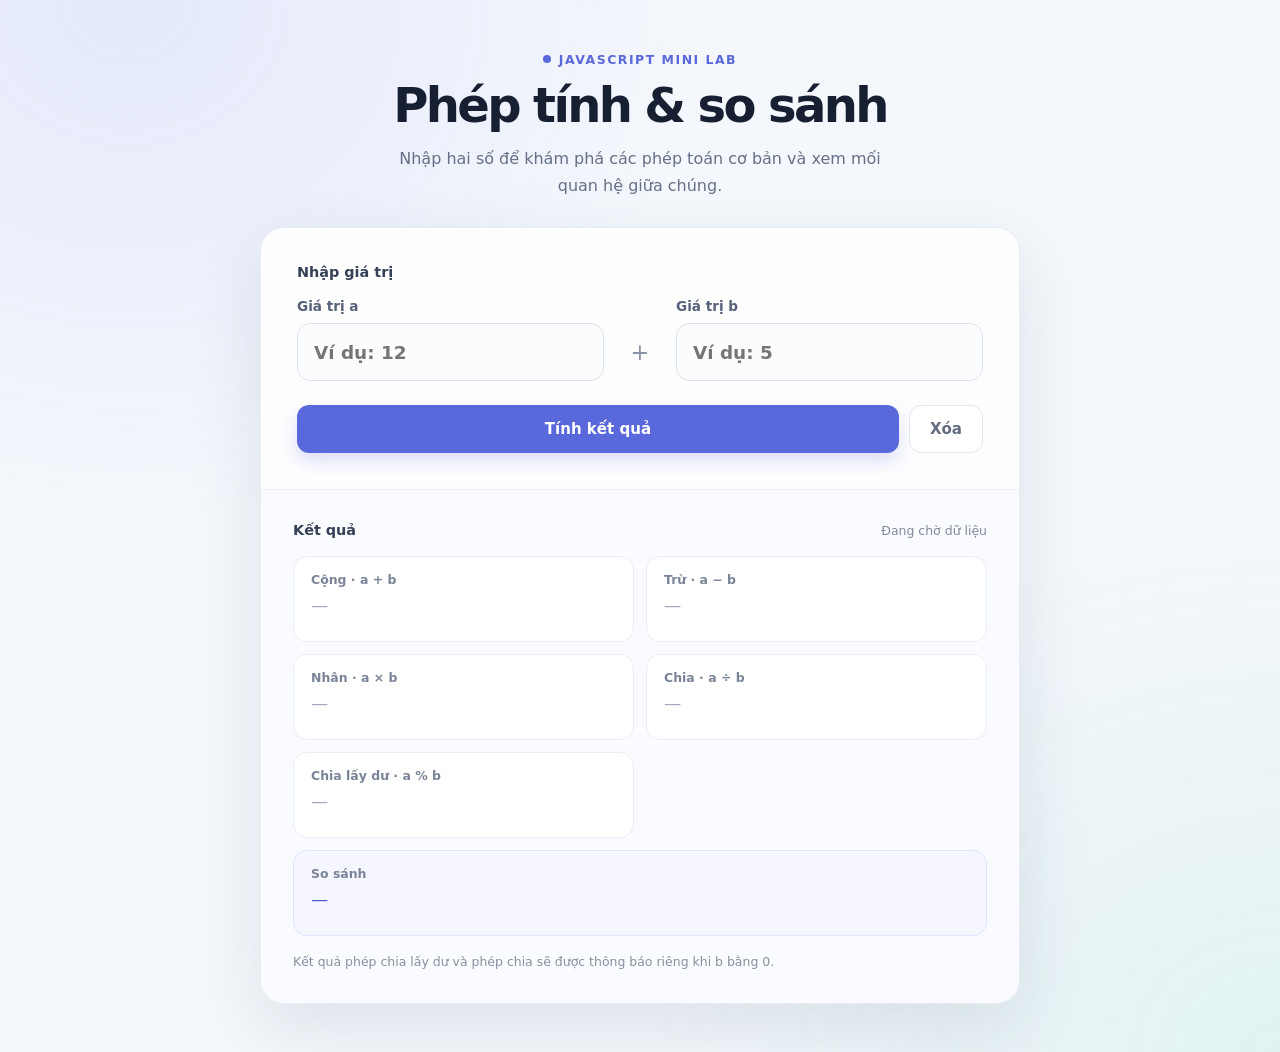
<file: index.html>
<!doctype html>
<html lang="vi">
<head>
  <meta charset="utf-8">
  <meta name="viewport" content="width=device-width, initial-scale=1">
  <meta name="theme-color" content="#f4f7fb">
  <title>Phép tính &amp; so sánh</title>
  <style>
    :root {
      color-scheme: light;
      font-family: Inter, ui-sans-serif, system-ui, -apple-system, BlinkMacSystemFont, "Segoe UI", sans-serif;
      color: #172033;
      background: #f4f7fb;
      font-synthesis: none;
      text-rendering: optimizeLegibility;
      -webkit-font-smoothing: antialiased;
      -moz-osx-font-smoothing: grayscale;
    }

    * {
      box-sizing: border-box;
    }

    body {
      min-width: 320px;
      min-height: 100vh;
      margin: 0;
      padding: 48px 20px;
      background:
        radial-gradient(ellipse at 10% 0%, rgb(93 113 255 / 10%), transparent 35%),
        radial-gradient(ellipse at 100% 100%, rgb(35 190 164 / 9%), transparent 35%),
        #f4f7fb;
    }

    .app {
      width: min(100%, 760px);
      margin: 0 auto;
    }

    .intro {
      margin-bottom: 28px;
      text-align: center;
    }

    .eyebrow {
      display: inline-flex;
      align-items: center;
      gap: 8px;
      margin: 0 0 12px;
      color: #5968db;
      font-size: 0.78rem;
      font-weight: 750;
      letter-spacing: 0.12em;
      text-transform: uppercase;
    }

    .eyebrow::before {
      width: 8px;
      height: 8px;
      border-radius: 50%;
      background: #5968db;
      content: "";
    }

    h1 {
      margin: 0;
      font-size: clamp(2rem, 6vw, 3rem);
      letter-spacing: -0.055em;
      line-height: 1.12;
    }

    .subtitle {
      max-width: 510px;
      margin: 14px auto 0;
      color: #657087;
      font-size: 1rem;
      line-height: 1.65;
    }

    .panel {
      overflow: hidden;
      border: 1px solid #e7ebf3;
      border-radius: 24px;
      background: rgb(255 255 255 / 92%);
      box-shadow: 0 24px 70px rgb(34 48 82 / 10%);
    }

    .input-area {
      padding: clamp(22px, 5vw, 36px);
    }

    .section-title {
      margin: 0 0 18px;
      color: #354057;
      font-size: 0.9rem;
      font-weight: 700;
    }

    .number-fields {
      display: grid;
      grid-template-columns: minmax(0, 1fr) 44px minmax(0, 1fr);
      align-items: end;
      gap: 14px;
    }

    .field label {
      display: block;
      margin-bottom: 9px;
      color: #566179;
      font-size: 0.85rem;
      font-weight: 650;
    }

    .field input {
      width: 100%;
      min-height: 58px;
      padding: 0 16px;
      border: 1px solid #dce2ed;
      border-radius: 13px;
      outline: none;
      background: #fbfcfe;
      color: #172033;
      font: inherit;
      font-size: 1.15rem;
      font-weight: 650;
      transition: border-color 150ms ease, box-shadow 150ms ease, background 150ms ease;
    }

    .field input:focus {
      border-color: #6976e8;
      background: #fff;
      box-shadow: 0 0 0 4px rgb(105 118 232 / 13%);
    }

    .operator {
      display: grid;
      width: 44px;
      height: 58px;
      place-items: center;
      color: #8790a4;
      font-size: 1.4rem;
      font-weight: 500;
    }

    .actions {
      display: flex;
      flex-wrap: wrap;
      gap: 10px;
      margin-top: 24px;
    }

    button {
      min-height: 48px;
      padding: 0 20px;
      border: 0;
      border-radius: 12px;
      cursor: pointer;
      font: inherit;
      font-size: 0.94rem;
      font-weight: 700;
      transition: transform 150ms ease, background 150ms ease, box-shadow 150ms ease;
    }

    button:focus-visible {
      outline: 3px solid #aab1ff;
      outline-offset: 3px;
    }

    button:active {
      transform: translateY(1px);
    }

    .calculate {
      flex: 1;
      background: #5968db;
      box-shadow: 0 8px 18px rgb(89 104 219 / 22%);
      color: #fff;
    }

    .calculate:hover {
      background: #4857c9;
    }

    .clear {
      border: 1px solid #e1e5ee;
      background: #fff;
      color: #626c80;
    }

    .clear:hover {
      background: #f7f8fb;
    }

    .results {
      padding: clamp(22px, 5vw, 32px);
      border-top: 1px solid #edf0f5;
      background: #fafbfe;
    }

    .results-heading {
      display: flex;
      align-items: center;
      justify-content: space-between;
      gap: 12px;
      margin-bottom: 18px;
    }

    .results-heading .section-title {
      margin: 0;
    }

    .status {
      margin: 0;
      color: #81899a;
      font-size: 0.78rem;
    }

    .result-grid {
      display: grid;
      grid-template-columns: repeat(2, minmax(0, 1fr));
      gap: 12px;
    }

    .result-card {
      min-height: 86px;
      padding: 15px 17px;
      border: 1px solid #e9edf4;
      border-radius: 14px;
      background: #fff;
    }

    .result-label {
      display: block;
      margin-bottom: 8px;
      color: #7a8498;
      font-size: 0.78rem;
      font-weight: 600;
    }

    .result-value {
      display: block;
      overflow-wrap: anywhere;
      color: #273149;
      font-size: 1.08rem;
      font-weight: 750;
      font-variant-numeric: tabular-nums;
    }

    .result-value.empty {
      color: #a3aabb;
      font-weight: 500;
    }

    .comparison {
      grid-column: 1 / -1;
      border-color: #dfe4ff;
      background: #f5f6ff;
    }

    .comparison .result-value {
      color: #4d5bc5;
    }

    .footnote {
      margin: 16px 0 0;
      color: #8790a1;
      font-size: 0.78rem;
      line-height: 1.55;
    }

    @media (max-width: 520px) {
      body {
        padding: 32px 14px;
      }

      .number-fields {
        grid-template-columns: minmax(0, 1fr) 30px minmax(0, 1fr);
        gap: 8px;
      }

      .operator {
        width: 30px;
      }

      .field input {
        padding: 0 12px;
      }

      .result-grid {
        grid-template-columns: 1fr;
      }

      .comparison {
        grid-column: auto;
      }
    }

    @media (prefers-reduced-motion: reduce) {
      *,
      *::before,
      *::after {
        scroll-behavior: auto !important;
        transition-duration: 0.01ms !important;
      }
    }
  </style>
</head>
<body>
  <main class="app">
    <header class="intro">
      <p class="eyebrow">JavaScript mini lab</p>
      <h1>Phép tính &amp; so sánh</h1>
      <p class="subtitle">Nhập hai số để khám phá các phép toán cơ bản và xem mối quan hệ giữa chúng.</p>
    </header>

    <section class="panel" aria-label="Máy tính số học">
      <form id="calculator-form" novalidate>
        <div class="input-area">
          <h2 class="section-title">Nhập giá trị</h2>
          <div class="number-fields">
            <div class="field">
              <label for="value-a">Giá trị a</label>
              <input id="value-a" name="a" type="number" step="any" placeholder="Ví dụ: 12" required>
            </div>
            <span class="operator" aria-hidden="true">+</span>
            <div class="field">
              <label for="value-b">Giá trị b</label>
              <input id="value-b" name="b" type="number" step="any" placeholder="Ví dụ: 5" required>
            </div>
          </div>
          <div class="actions">
            <button class="calculate" type="submit">Tính kết quả</button>
            <button class="clear" id="clear-button" type="button">Xóa</button>
          </div>
        </div>
      </form>

      <section class="results" aria-labelledby="results-title" aria-live="polite">
        <div class="results-heading">
          <h2 class="section-title" id="results-title">Kết quả</h2>
          <p class="status" id="status">Đang chờ dữ liệu</p>
        </div>
        <div class="result-grid">
          <article class="result-card">
            <span class="result-label">Cộng · a + b</span>
            <output class="result-value empty" id="addition">—</output>
          </article>
          <article class="result-card">
            <span class="result-label">Trừ · a − b</span>
            <output class="result-value empty" id="subtraction">—</output>
          </article>
          <article class="result-card">
            <span class="result-label">Nhân · a × b</span>
            <output class="result-value empty" id="multiplication">—</output>
          </article>
          <article class="result-card">
            <span class="result-label">Chia · a ÷ b</span>
            <output class="result-value empty" id="division">—</output>
          </article>
          <article class="result-card">
            <span class="result-label">Chia lấy dư · a % b</span>
            <output class="result-value empty" id="remainder">—</output>
          </article>
          <article class="result-card comparison">
            <span class="result-label">So sánh</span>
            <output class="result-value empty" id="comparison">—</output>
          </article>
        </div>
        <p class="footnote">Kết quả phép chia lấy dư và phép chia sẽ được thông báo riêng khi b bằng 0.</p>
      </section>
    </section>
  </main>

  <script>
    // Lấy các phần tử trên trang để đọc dữ liệu và cập nhật kết quả.
    const form = document.querySelector("#calculator-form");
    const inputA = document.querySelector("#value-a");
    const inputB = document.querySelector("#value-b");
    const status = document.querySelector("#status");
    const output = {
      addition: document.querySelector("#addition"),
      subtraction: document.querySelector("#subtraction"),
      multiplication: document.querySelector("#multiplication"),
      division: document.querySelector("#division"),
      remainder: document.querySelector("#remainder"),
      comparison: document.querySelector("#comparison")
    };

    // Định dạng số theo quy ước tiếng Việt và giới hạn tối đa 10 chữ số thập phân.
    const numberFormat = new Intl.NumberFormat("vi-VN", {
      maximumFractionDigits: 10
    });

    // Chuyển số thành chuỗi dễ đọc; báo riêng nếu kết quả quá lớn hoặc không hữu hạn.
    function formatResult(value) {
      return Number.isFinite(value) ? numberFormat.format(value) : "Kết quả vượt giới hạn";
    }

    // Hiển thị một giá trị trong ô kết quả và bỏ kiểu chữ mờ dành cho trạng thái trống.
    function setResult(element, value) {
      element.textContent = value;
      element.classList.remove("empty");
    }

    // Đưa các ô kết quả về trạng thái ban đầu và cập nhật thông báo trạng thái.
    function clearResults() {
      Object.values(output).forEach((element) => {
        element.textContent = "—";
        element.classList.add("empty");
      });
      status.textContent = "Đang chờ dữ liệu";
    }

    // Xử lý khi gửi biểu mẫu: kiểm tra dữ liệu, tính toán và hiển thị các kết quả.
    form.addEventListener("submit", (event) => {
      // Ngăn trình duyệt tải lại trang khi gửi biểu mẫu.
      event.preventDefault();

      // Kiểm tra các ô bắt buộc; nếu thiếu dữ liệu thì dừng và báo cho người dùng.
      if (!form.reportValidity()) {
        status.textContent = "Vui lòng nhập đủ hai giá trị";
        return;
      }

      // valueAsNumber đọc nội dung ô nhập trực tiếp dưới dạng số.
      const a = inputA.valueAsNumber;
      const b = inputB.valueAsNumber;

      // Chặn các giá trị không phải số hữu hạn trước khi thực hiện phép tính.
      if (!Number.isFinite(a) || !Number.isFinite(b)) {
        status.textContent = "Giá trị nhập vào không hợp lệ";
        return;
      }

      // Tính và hiển thị các phép toán số học cơ bản.
      setResult(output.addition, formatResult(a + b));
      setResult(output.subtraction, formatResult(a - b));
      setResult(output.multiplication, formatResult(a * b));

      // Tránh phép chia và phép chia lấy dư cho 0.
      setResult(output.division, b === 0 ? "Không thể chia cho 0" : formatResult(a / b));
      setResult(output.remainder, b === 0 ? "Không thể chia cho 0" : formatResult(a % b));

      // So sánh hai số và hiển thị quan hệ giữa a và b.
      if (a === b) {
        setResult(output.comparison, "a bằng b");
      } else if (a > b) {
        setResult(output.comparison, "a lớn hơn b");
      } else {
        setResult(output.comparison, "a nhỏ hơn b");
      }

      status.textContent = "Đã tính xong";
    });

    // Xử lý nút Xóa: đặt lại biểu mẫu, xóa kết quả và đưa con trỏ về ô a.
    document.querySelector("#clear-button").addEventListener("click", () => {
      form.reset();
      clearResults();
      inputA.focus();
    });
  </script>
</body>
</html>
</file>
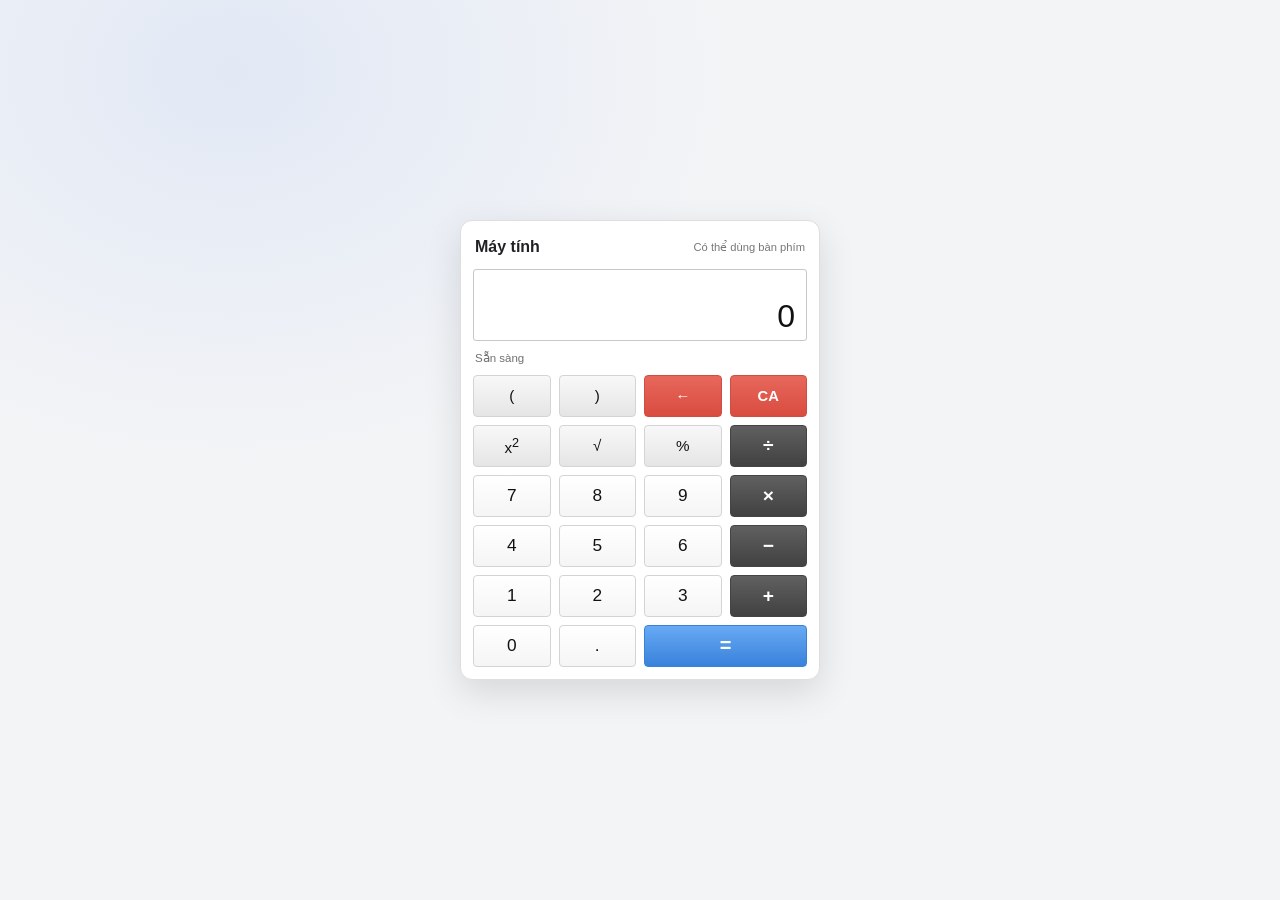
<file: cal.html>
<!doctype html>
<html lang="vi">
<head>
  <meta charset="utf-8">
  <meta name="viewport" content="width=device-width, initial-scale=1">
  <meta name="theme-color" content="#f3f4f6">
  <title>Máy tính</title>
  <style>
    :root {
      color-scheme: light;
      font-family: "Segoe UI", Arial, sans-serif;
      color: #202124;
      background: #f3f4f6;
      font-synthesis: none;
      text-rendering: optimizeLegibility;
      -webkit-font-smoothing: antialiased;
      -moz-osx-font-smoothing: grayscale;
    }

    * {
      box-sizing: border-box;
    }

    body {
      min-width: 280px;
      min-height: 100vh;
      display: grid;
      place-items: center;
      margin: 0;
      padding: 24px 14px;
      background:
        radial-gradient(ellipse at 18% 8%, rgb(100 149 237 / 12%), transparent 34%),
        #f3f4f6;
    }

    .calculator {
      width: min(100%, 360px);
      padding: 12px;
      border: 1px solid #dedede;
      border-radius: 12px;
      background: #fff;
      box-shadow: 0 12px 36px rgb(0 0 0 / 12%);
    }

    .calculator-header {
      display: flex;
      align-items: center;
      justify-content: space-between;
      min-height: 28px;
      margin: 0 2px 8px;
    }

    h1 {
      margin: 0;
      font-size: 1rem;
      font-weight: 600;
    }

    .keyboard-hint {
      margin: 0;
      color: #777;
      font-size: 0.7rem;
    }

    .display {
      min-height: 70px;
      display: flex;
      flex-direction: column;
      justify-content: flex-end;
      overflow: hidden;
      margin-bottom: 10px;
      padding: 8px 11px 5px;
      border: 1px solid #c8c8c8;
      border-radius: 3px;
      background: #fff;
      text-align: right;
    }

    .expression {
      min-height: 20px;
      overflow: hidden;
      color: #777;
      font-size: 0.83rem;
      text-overflow: ellipsis;
      white-space: nowrap;
    }

    .current-value {
      overflow: hidden;
      color: #111;
      font-size: 2rem;
      font-weight: 400;
      line-height: 1.15;
      text-overflow: ellipsis;
      white-space: nowrap;
    }

    .status {
      min-height: 19px;
      margin: 0 2px 5px;
      color: #707070;
      font-size: 0.72rem;
    }

    .keypad {
      display: grid;
      grid-template-columns: repeat(4, minmax(0, 1fr));
      gap: 8px;
    }

    button {
      min-width: 0;
      min-height: 42px;
      padding: 5px 8px;
      border: 1px solid #d4d4d4;
      border-radius: 4px;
      background: linear-gradient(#fff, #f5f5f5);
      color: #111;
      cursor: pointer;
      font: inherit;
      font-size: 1.08rem;
      transition: background 120ms ease, border-color 120ms ease, transform 80ms ease;
      user-select: none;
    }

    button:hover {
      border-color: #b8c7dc;
      background: #eaf2fc;
    }

    button:active {
      transform: translateY(1px);
      background: #dce9f8;
    }

    button:focus-visible {
      outline: 2px solid #3978c6;
      outline-offset: 2px;
    }

    .function-key {
      background: linear-gradient(#f8f8f8, #e5e5e5);
      font-size: 0.95rem;
    }

    .utility-key {
      border-color: #cf4d42;
      background: linear-gradient(#e8675b, #d94c40);
      color: #fff;
      font-size: 0.92rem;
      font-weight: 650;
    }

    .utility-key:hover {
      border-color: #c63f34;
      background: #d94c40;
    }

    .operator-key {
      border-color: #444;
      background: linear-gradient(#606060, #414141);
      color: #fff;
      font-size: 1.2rem;
      font-weight: 600;
    }

    .operator-key:hover {
      border-color: #323232;
      background: #4a4a4a;
    }

    .equals-key {
      grid-column: span 2;
      border-color: #3982d8;
      background: linear-gradient(#67a9f4, #3982db);
      color: #fff;
      font-size: 1.25rem;
      font-weight: 700;
    }

    .equals-key:hover {
      border-color: #2770c5;
      background: #3982db;
    }

    @media (max-width: 340px) {
      .keypad {
        gap: 6px;
      }

      button {
        min-height: 40px;
      }
    }

    @media (prefers-reduced-motion: reduce) {
      *,
      *::before,
      *::after {
        transition-duration: 0.01ms !important;
      }
    }
  </style>
</head>
<body>
  <main class="calculator" aria-label="Máy tính số học">
    <header class="calculator-header">
      <h1>Máy tính</h1>
      <p class="keyboard-hint">Có thể dùng bàn phím</p>
    </header>

    <section class="display" aria-label="Màn hình máy tính" aria-live="polite" aria-atomic="true">
      <div class="expression" id="expression" aria-label="Biểu thức"></div>
      <output class="current-value" id="current-value" aria-label="Giá trị hiện tại">0</output>
    </section>
    <p class="status" id="status" role="status">Sẵn sàng</p>

    <section class="keypad" id="keypad" aria-label="Bàn phím máy tính">
      <button class="function-key" type="button" data-action="parenthesis" data-value="(" aria-label="Mở ngoặc">(</button>
      <button class="function-key" type="button" data-action="parenthesis" data-value=")" aria-label="Đóng ngoặc">)</button>
      <button class="utility-key" type="button" data-action="backspace" aria-label="Xóa ký tự cuối">←</button>
      <button class="utility-key" type="button" data-action="clear" aria-label="Xóa tất cả">CA</button>

      <button class="function-key" type="button" data-action="square" aria-label="Bình phương">x<sup>2</sup></button>
      <button class="function-key" type="button" data-action="sqrt" aria-label="Căn bậc hai">√</button>
      <button class="function-key" type="button" data-action="percent" aria-label="Phần trăm">%</button>
      <button class="operator-key" type="button" data-action="operator" data-value="/" aria-label="Chia">÷</button>

      <button type="button" data-action="digit" data-value="7">7</button>
      <button type="button" data-action="digit" data-value="8">8</button>
      <button type="button" data-action="digit" data-value="9">9</button>
      <button class="operator-key" type="button" data-action="operator" data-value="*" aria-label="Nhân">×</button>

      <button type="button" data-action="digit" data-value="4">4</button>
      <button type="button" data-action="digit" data-value="5">5</button>
      <button type="button" data-action="digit" data-value="6">6</button>
      <button class="operator-key" type="button" data-action="operator" data-value="-" aria-label="Trừ">−</button>

      <button type="button" data-action="digit" data-value="1">1</button>
      <button type="button" data-action="digit" data-value="2">2</button>
      <button type="button" data-action="digit" data-value="3">3</button>
      <button class="operator-key" type="button" data-action="operator" data-value="+" aria-label="Cộng">+</button>

      <button type="button" data-action="digit" data-value="0">0</button>
      <button type="button" data-action="decimal" aria-label="Dấu thập phân">.</button>
      <button class="equals-key" type="button" data-action="equals" aria-label="Bằng">=</button>
    </section>
  </main>

  <script>
    const expressionDisplay = document.querySelector("#expression");
    const currentValueDisplay = document.querySelector("#current-value");
    const statusDisplay = document.querySelector("#status");
    const keypad = document.querySelector("#keypad");
    const numberFormat = new Intl.NumberFormat("vi-VN", {
      maximumFractionDigits: 10
    });

    let expression = "";
    let justEvaluated = false;

    // Định dạng số theo quy ước tiếng Việt để hiển thị gọn trên màn hình.
    function formatNumber(value) {
      if (!Number.isFinite(value)) {
        return "Không xác định";
      }

      return numberFormat.format(value);
    }

    // Đóng các dấu ngoặc còn mở khi biểu thức kết thúc bằng một toán hạng hợp lệ.
    function closeOpenParentheses(value) {
      let openCount = 0;

      for (const character of value) {
        if (character === "(") {
          openCount += 1;
        } else if (character === ")") {
          openCount -= 1;
        }
      }

      if (openCount < 0) {
        throw new Error("Số dấu ngoặc chưa hợp lệ");
      }

      return value + ")".repeat(openCount);
    }

    // Phân tích và tính biểu thức bằng bộ phân tích cú pháp, không dùng eval.
    function calculateExpression(value) {
      let position = 0;

      // Bỏ qua khoảng trắng nếu biểu thức có khoảng trắng.
      function skipWhitespace() {
        while (/\s/.test(value[position] || "")) {
          position += 1;
        }
      }

      // Đọc một biểu thức cộng hoặc trừ từ trái sang phải.
      function parseExpression() {
        let result = parseTerm();
        skipWhitespace();

        while (value[position] === "+" || value[position] === "-") {
          const operator = value[position];
          position += 1;
          const right = parseTerm();
          result = operator === "+" ? result + right : result - right;
          skipWhitespace();
        }

        return result;
      }

      // Đọc phép nhân hoặc chia; mức ưu tiên cao hơn cộng và trừ.
      function parseTerm() {
        let result = parseUnary();
        skipWhitespace();

        while (value[position] === "*" || value[position] === "/") {
          const operator = value[position];
          position += 1;
          const right = parseUnary();

          if (operator === "/" && right === 0) {
            throw new Error("Không thể chia cho 0");
          }

          result = operator === "*" ? result * right : result / right;
          skipWhitespace();
        }

        return result;
      }

      // Đọc dấu âm, dấu dương hoặc căn bậc hai trước toán hạng.
      function parseUnary() {
        skipWhitespace();

        if (value[position] === "+") {
          position += 1;
          return parseUnary();
        }

        if (value[position] === "-") {
          position += 1;
          return -parseUnary();
        }

        if (value[position] === "√") {
          position += 1;
          const radicand = parseUnary();

          if (radicand < 0) {
            throw new Error("Không thể tính căn bậc hai của số âm");
          }

          return Math.sqrt(radicand);
        }

        return parsePostfix();
      }

      // Đọc số mũ và phần trăm sau một toán hạng.
      function parsePostfix() {
        let result = parsePrimary();
        skipWhitespace();

        while (value[position] === "^" || value[position] === "%") {
          const operator = value[position];
          position += 1;

          if (operator === "^") {
            result = Math.pow(result, parseUnary());
          } else {
            result /= 100;
          }

          skipWhitespace();
        }

        return result;
      }

      // Đọc một số hoặc một biểu thức được đặt trong dấu ngoặc.
      function parsePrimary() {
        skipWhitespace();

        if (value[position] === "(") {
          position += 1;
          const result = parseExpression();
          skipWhitespace();

          if (value[position] !== ")") {
            throw new Error("Thiếu dấu đóng ngoặc");
          }

          position += 1;
          return result;
        }

        const numberMatch = value.slice(position).match(/^(?:\d+(?:\.\d*)?|\.\d+)(?:e[+-]?\d+)?/i);

        if (!numberMatch) {
          throw new Error("Biểu thức chưa hoàn chỉnh");
        }

        position += numberMatch[0].length;
        return Number(numberMatch[0]);
      }

      const result = parseExpression();
      skipWhitespace();

      if (position !== value.length) {
        throw new Error("Biểu thức không hợp lệ");
      }

      if (!Number.isFinite(result)) {
        throw new Error("Kết quả vượt giới hạn");
      }

      return result;
    }

    // Trả về vị trí bắt đầu của toán hạng cuối để áp dụng bình phương hoặc căn.
    function findLastOperandStart(value) {
      let end = value.length;

      while (value[end - 1] === "%") {
        end -= 1;
      }

      if (end === 0) {
        return -1;
      }

      if (value[end - 1] === ")") {
        let depth = 0;

        for (let index = end - 1; index >= 0; index -= 1) {
          if (value[index] === ")") {
            depth += 1;
          } else if (value[index] === "(") {
            depth -= 1;

            if (depth === 0) {
              return index > 0 && value[index - 1] === "√" ? index - 1 : index;
            }
          }
        }

        return -1;
      }

      const numberMatch = value.slice(0, end).match(/(?:\d+(?:\.\d*)?|\.\d+)(?:e[+-]?\d+)?$/i);
      return numberMatch ? end - numberMatch[0].length : -1;
    }

    // Cập nhật biểu thức nhỏ phía trên và giá trị hiện tại trên màn hình.
    function renderDisplay() {
      expressionDisplay.textContent = expression
        .replaceAll("*", "×")
        .replaceAll("/", "÷")
        .replaceAll("-", "−");

      const lastNumber = expression.match(/(?:\d+(?:\.\d*)?|\.\d+)(?:e[+-]?\d+)?/gi);
      let displayValue = lastNumber ? lastNumber[lastNumber.length - 1] : "0";

      if (expression && /[)%]$/.test(expression)) {
        try {
          displayValue = String(calculateExpression(closeOpenParentheses(expression)));
        } catch {
          displayValue = lastNumber ? lastNumber[lastNumber.length - 1] : "0";
        }
      }

      const numericValue = Number(displayValue);
      currentValueDisplay.textContent = Number.isFinite(numericValue)
        ? formatNumber(numericValue)
        : displayValue;
    }

    // Thêm một chữ số vào biểu thức và xử lý bắt đầu phép tính mới sau dấu bằng.
    function inputDigit(digit) {
      if (justEvaluated) {
        expression = "";
        justEvaluated = false;
      }

      if (/[)%]$/.test(expression)) {
        expression += "*";
      }

      expression += digit;
      statusDisplay.textContent = "Đang nhập phép tính";
      renderDisplay();
    }

    // Thêm dấu thập phân vào số đang nhập và không cho nhập dấu chấm hai lần.
    function inputDecimal() {
      if (justEvaluated) {
        expression = "";
        justEvaluated = false;
      }

      if (/[)%]$/.test(expression)) {
        expression += "*";
      }

      const currentNumber = expression.match(/(?:\d+(?:\.\d*)?|\.\d+)(?:e[+-]?\d+)?$/i);

      if (currentNumber && currentNumber[0].includes(".")) {
        return;
      }

      if (!expression || /[+\-*/(]$/.test(expression)) {
        expression += "0";
      }

      expression += ".";
      statusDisplay.textContent = "Đang nhập phép tính";
      renderDisplay();
    }

    // Thêm toán tử vào biểu thức hoặc thay toán tử cuối nếu chưa có toán hạng tiếp theo.
    function inputOperator(operator) {
      if (justEvaluated) {
        justEvaluated = false;
      }

      if (!expression) {
        if (operator === "-") {
          expression = "-";
        } else {
          return;
        }
      } else if (/[+\-*/]$/.test(expression)) {
        if (expression.length === 1 && expression === "-" && operator !== "-") {
          return;
        }

        expression = expression.slice(0, -1) + operator;
      } else {
        expression += operator;
      }

      statusDisplay.textContent = "Đang nhập phép tính";
      renderDisplay();
    }

    // Thêm dấu ngoặc và tự chèn phép nhân khi ngoặc mở đứng sau một toán hạng.
    function inputParenthesis(parenthesis) {
      if (parenthesis === "(") {
        if (justEvaluated) {
          justEvaluated = false;
        }

        if (/[0-9)%]$/.test(expression)) {
          expression += "*";
        }

        expression += "(";
      } else {
        const openCount = (expression.match(/\(/g) || []).length;
        const closeCount = (expression.match(/\)/g) || []).length;

        if (openCount <= closeCount || !/[0-9)%]$/.test(expression)) {
          return;
        }

        expression += ")";
      }

      statusDisplay.textContent = "Đang nhập phép tính";
      renderDisplay();
    }

    // Áp dụng nút phần trăm lên toán hạng hiện tại.
    function inputPercent() {
      if (/[0-9)]$/.test(expression)) {
        expression += "%";
        justEvaluated = false;
        statusDisplay.textContent = "Đang nhập phép tính";
        renderDisplay();
      }
    }

    // Bình phương hoặc lấy căn bậc hai của toán hạng cuối trong biểu thức.
    function applyUnaryOperation(operation) {
      const operandStart = findLastOperandStart(expression);

      if (operandStart === -1) {
        if (operation === "sqrt" && !expression) {
          expression = "√(";
          justEvaluated = false;
          statusDisplay.textContent = "Đang nhập phép tính";
          renderDisplay();
        }

        return;
      }

      const operand = expression.slice(operandStart);

      if (operation === "square") {
        expression += "^2";
      } else {
        expression = expression.slice(0, operandStart) + "√(" + operand + ")";
      }

      justEvaluated = false;
      statusDisplay.textContent = "Đang nhập phép tính";
      renderDisplay();
    }

    // Xóa ký tự cuối cùng; nếu vừa tính xong thì xóa luôn kết quả để bắt đầu lại.
    function backspace() {
      if (justEvaluated) {
        expression = "";
        justEvaluated = false;
      } else {
        expression = expression.slice(0, -1);
      }

      statusDisplay.textContent = "Đang nhập phép tính";
      renderDisplay();
    }

    // Xóa toàn bộ biểu thức, đưa màn hình về 0 và đặt trạng thái ban đầu.
    function clearCalculator() {
      expression = "";
      justEvaluated = false;
      statusDisplay.textContent = "Sẵn sàng";
      renderDisplay();
    }

    // Tính biểu thức hiện tại, tự đóng ngoặc còn thiếu và báo lỗi nếu biểu thức sai.
    function performCalculation() {
      if (!expression) {
        return;
      }

      try {
        const completeExpression = closeOpenParentheses(expression);
        const result = calculateExpression(completeExpression);
        expression = String(result);
        justEvaluated = true;
        statusDisplay.textContent = "Đã tính xong";
        renderDisplay();
      } catch (error) {
        statusDisplay.textContent = error instanceof Error ? error.message : "Biểu thức không hợp lệ";
      }
    }

    // Chuyển hành động của một nút bấm đến hàm xử lý tương ứng.
    function handleButtonClick(event) {
      const button = event.target.closest("button[data-action]");

      if (!button) {
        return;
      }

      const action = button.dataset.action;
      const value = button.dataset.value;

      if (action === "digit") {
        inputDigit(value);
      } else if (action === "decimal") {
        inputDecimal();
      } else if (action === "operator") {
        inputOperator(value);
      } else if (action === "parenthesis") {
        inputParenthesis(value);
      } else if (action === "percent") {
        inputPercent();
      } else if (action === "square" || action === "sqrt") {
        applyUnaryOperation(action);
      } else if (action === "backspace") {
        backspace();
      } else if (action === "clear") {
        clearCalculator();
      } else if (action === "equals") {
        performCalculation();
      }
    }

    // Cho phép nhập số và phép tính bằng bàn phím thay vì chỉ dùng các nút trên trang.
    function handleKeyboardInput(event) {
      const key = event.key;

      if (/^\d$/.test(key)) {
        inputDigit(key);
      } else if (key === "." || key === ",") {
        inputDecimal();
      } else if (["+", "-", "*", "/"].includes(key)) {
        inputOperator(key);
      } else if (key === "(" || key === ")") {
        inputParenthesis(key);
      } else if (key === "%") {
        inputPercent();
      } else if (key === "^") {
        applyUnaryOperation("square");
      } else if (key.toLowerCase() === "r") {
        applyUnaryOperation("sqrt");
      } else if (key === "Enter" || key === "=") {
        event.preventDefault();
        performCalculation();
      } else if (key === "Backspace") {
        backspace();
      } else if (key === "Escape" || key === "Delete") {
        clearCalculator();
      } else {
        return;
      }

      if (key !== "Enter" && key !== "=") {
        event.preventDefault();
      }
    }

    keypad.addEventListener("click", handleButtonClick);
    document.addEventListener("keydown", handleKeyboardInput);
    renderDisplay();
  </script>
</body>
</html>
</file>
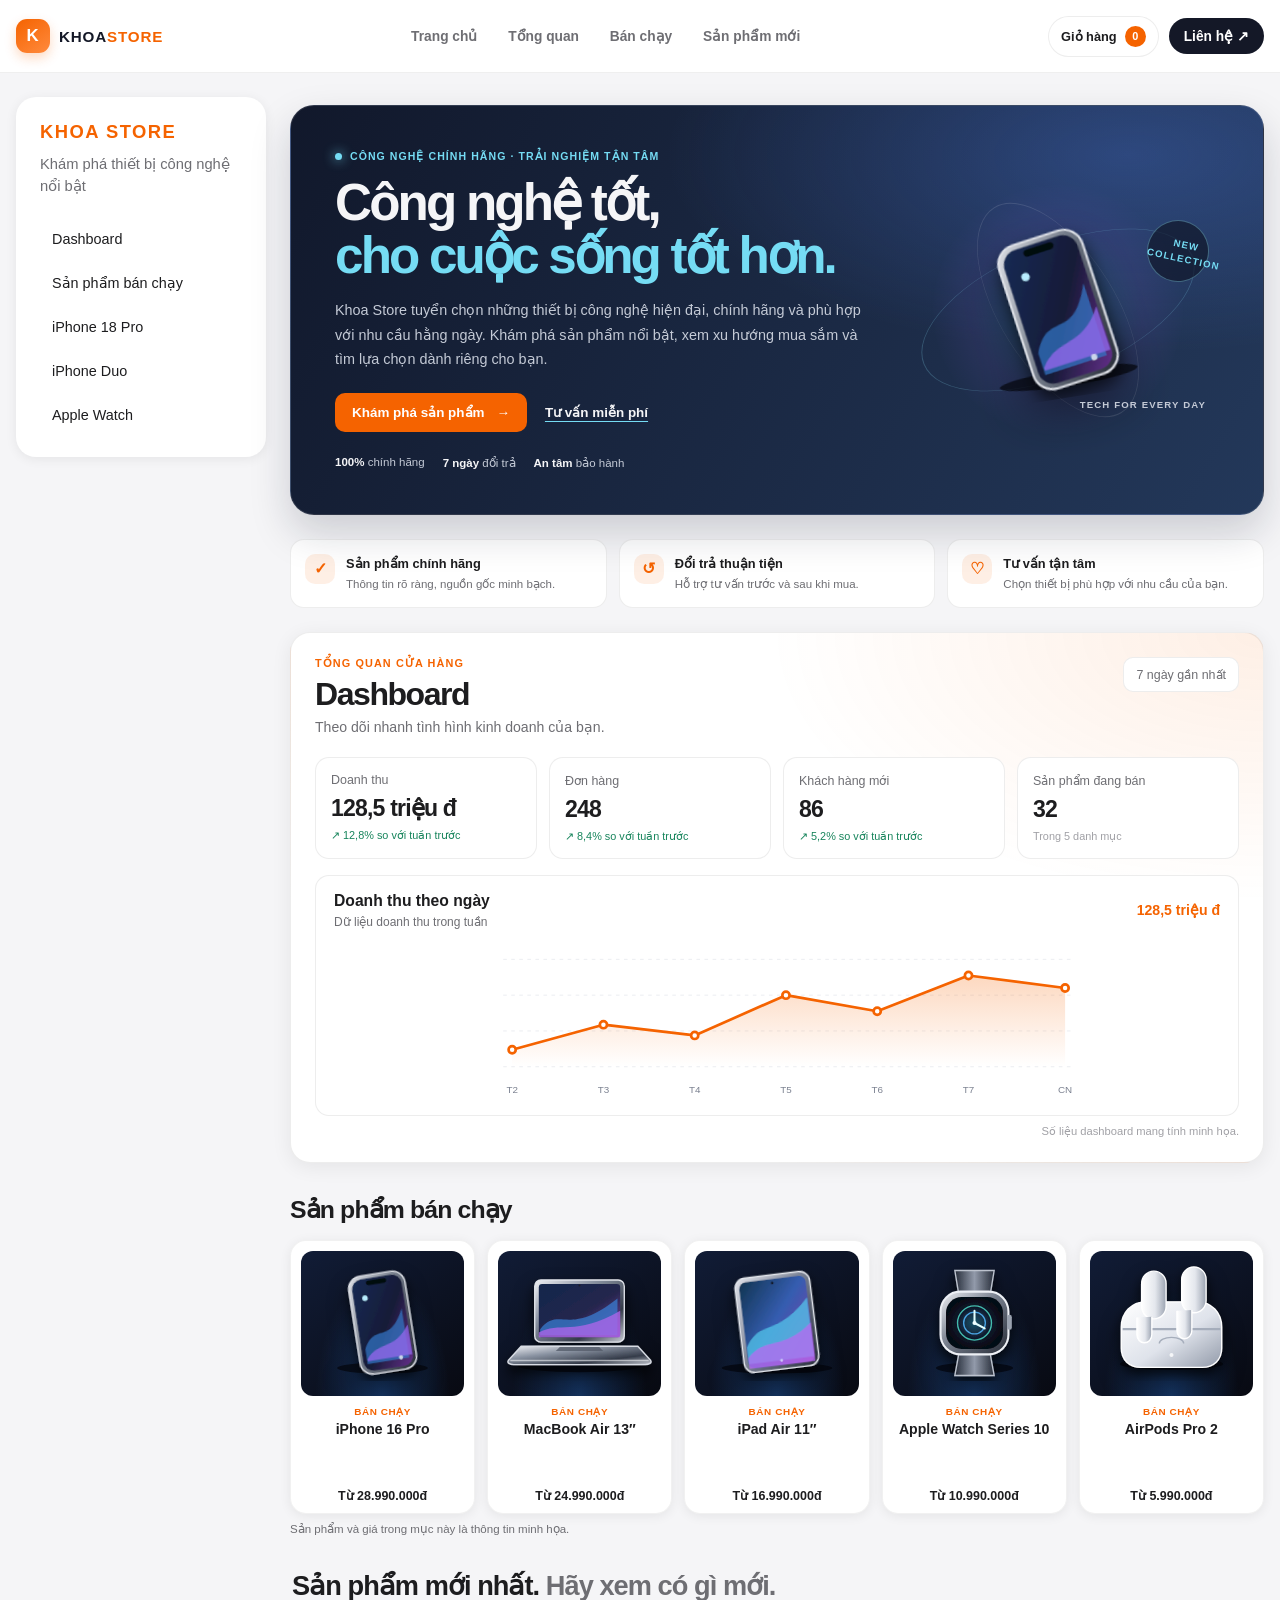
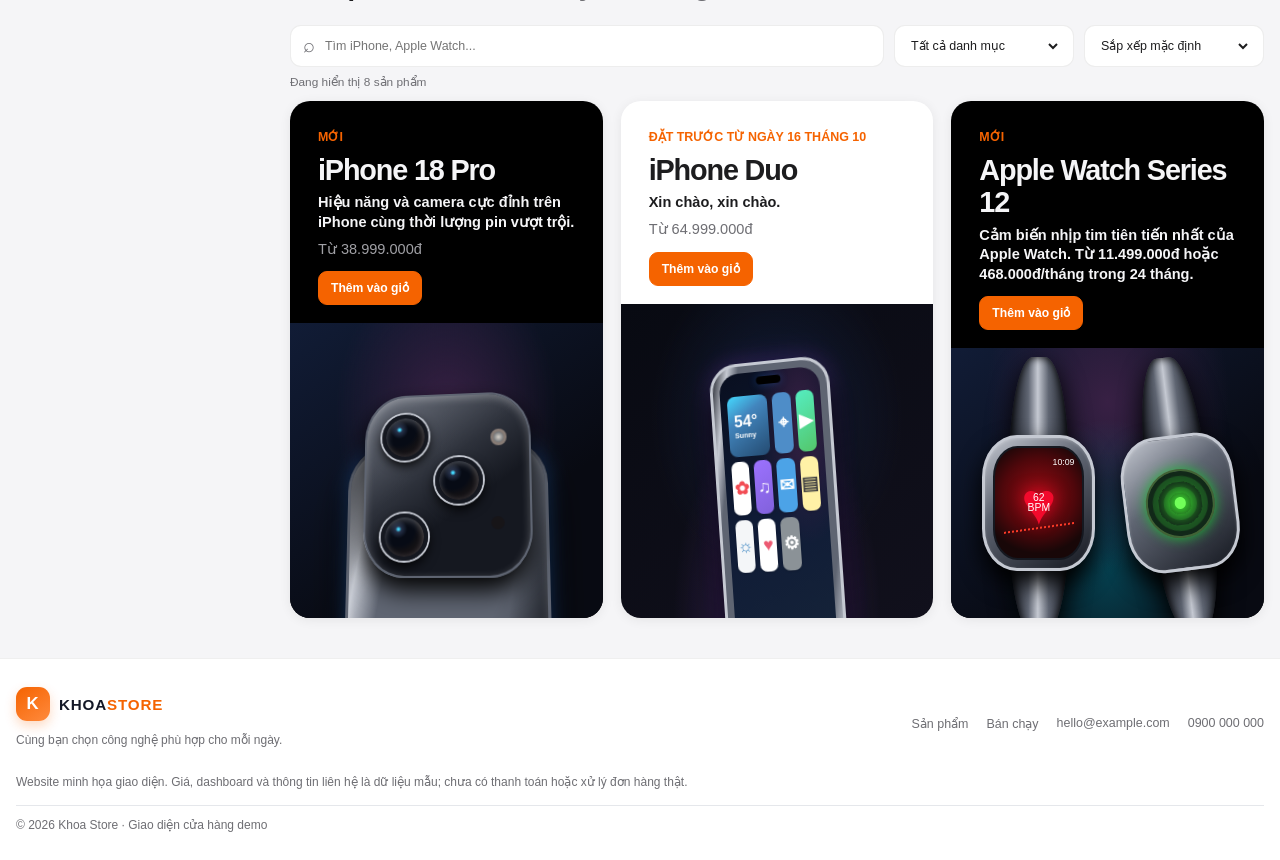
<file: san-pham.html>
<!doctype html>
<html lang="vi">
<head>
  <meta charset="utf-8">
  <meta name="viewport" content="width=device-width, initial-scale=1">
  <meta name="theme-color" content="#f5f5f7">
  <title>Sản phẩm mới nhất</title>
  <link rel="stylesheet" href="san-pham.css">
</head>
<body>
  <header class="site-header">
    <div class="site-header-inner">
      <a class="site-brand" href="#gioi-thieu" aria-label="Khoa Store - về đầu trang">
        <span class="brand-mark">K</span>
        <span>KHOA<span class="brand-accent">STORE</span></span>
      </a>
      <nav class="top-menu" aria-label="Menu chính">
        <a href="#gioi-thieu">Trang chủ</a>
        <a href="#dashboard">Tổng quan</a>
        <a href="#ban-chay">Bán chạy</a>
        <a href="#san-pham-moi">Sản phẩm mới</a>
      </nav>
      <div class="header-actions">
        <button class="cart-trigger" id="open-cart" type="button" aria-haspopup="dialog" aria-controls="cart-dialog">
          Giỏ hàng <span class="cart-count" id="cart-count" aria-label="0 sản phẩm trong giỏ">0</span>
        </button>
        <a class="menu-contact" href="mailto:hello@example.com">Liên hệ <span aria-hidden="true">↗</span></a>
      </div>
    </div>
  </header>

  <dialog class="cart-dialog" id="cart-dialog" aria-labelledby="cart-title">
    <form class="cart-dialog-header" method="dialog">
      <div>
        <p class="dashboard-kicker">ĐƠN HÀNG CỦA BẠN</p>
        <h2 id="cart-title">Giỏ hàng</h2>
      </div>
      <button class="icon-button" type="submit" value="close" aria-label="Đóng giỏ hàng">×</button>
    </form>
    <div class="cart-empty" id="cart-empty">
      <span aria-hidden="true">🛍</span>
      <p>Giỏ hàng đang trống.</p>
      <a href="#san-pham-moi" id="continue-shopping">Khám phá sản phẩm</a>
    </div>
    <ul class="cart-items" id="cart-items" aria-label="Sản phẩm trong giỏ"></ul>
    <div class="cart-summary" id="cart-summary" hidden>
      <p><span>Tạm tính</span><strong id="cart-subtotal">0đ</strong></p>
      <button class="intro-button checkout-trigger" id="checkout-trigger" type="button">Tiếp tục đặt hàng <span aria-hidden="true">→</span></button>
      <p class="cart-demo-note">Bản demo: chưa kết nối thanh toán hoặc hệ thống nhận đơn.</p>
      <form class="checkout-form" id="checkout-form" hidden>
        <label for="customer-name">Tên người nhận</label>
        <input id="customer-name" name="name" autocomplete="name" required>
        <label for="customer-phone">Số điện thoại</label>
        <input id="customer-phone" name="phone" type="tel" autocomplete="tel" required pattern="[0-9+() .-]{9,18}" title="Nhập số điện thoại hợp lệ">
        <button class="intro-button" type="submit">Xác nhận demo</button>
      </form>
    </div>
    <p class="cart-status" id="cart-status" role="status" aria-live="polite"></p>
  </dialog>

  <div class="portfolio-layout">
    <aside class="portfolio-sidebar" aria-label="Danh mục cửa hàng">
      <a class="portfolio-brand" href="#gioi-thieu">KHOA STORE</a>
      <p class="sidebar-description">Khám phá thiết bị công nghệ nổi bật</p>
      <nav aria-label="Điều hướng sản phẩm">
        <a href="#dashboard">Dashboard</a>
        <a href="#ban-chay">Sản phẩm bán chạy</a>
        <a href="#iphone-pro">iPhone 18 Pro</a>
        <a href="#iphone-duo">iPhone Duo</a>
        <a href="#apple-watch">Apple Watch</a>
      </nav>
    </aside>

    <main class="page" id="portfolio-main">
      <section class="store-intro" id="gioi-thieu" aria-labelledby="intro-title">
        <div class="intro-copy">
          <p class="intro-kicker"><span></span> CÔNG NGHỆ CHÍNH HÃNG · TRẢI NGHIỆM TẬN TÂM</p>
          <h1 id="intro-title">Công nghệ tốt,<br><span>cho cuộc sống tốt hơn.</span></h1>
          <p class="intro-description">Khoa Store tuyển chọn những thiết bị công nghệ hiện đại, chính hãng và phù hợp với nhu cầu hằng ngày. Khám phá sản phẩm nổi bật, xem xu hướng mua sắm và tìm lựa chọn dành riêng cho bạn.</p>
          <div class="intro-actions">
            <a class="intro-button" href="#ban-chay">Khám phá sản phẩm <span aria-hidden="true">→</span></a>
            <a class="intro-link" href="mailto:hello@example.com">Tư vấn miễn phí</a>
          </div>
          <div class="intro-trust">
            <span><strong>100%</strong> chính hãng</span>
            <span><strong>7 ngày</strong> đổi trả</span>
            <span><strong>An tâm</strong> bảo hành</span>
          </div>
        </div>
        <div class="intro-visual" aria-hidden="true">
          <div class="intro-orbit intro-orbit--one"></div>
          <div class="intro-orbit intro-orbit--two"></div>
          <img src="images/iphone.svg" alt="">
          <span class="intro-visual-label">TECH FOR EVERY DAY</span>
          <span class="intro-visual-badge">NEW<br>COLLECTION</span>
        </div>
      </section>

      <section class="shop-benefits" aria-label="Cam kết dịch vụ">
        <article><span aria-hidden="true">✓</span><div><strong>Sản phẩm chính hãng</strong><p>Thông tin rõ ràng, nguồn gốc minh bạch.</p></div></article>
        <article><span aria-hidden="true">↺</span><div><strong>Đổi trả thuận tiện</strong><p>Hỗ trợ tư vấn trước và sau khi mua.</p></div></article>
        <article><span aria-hidden="true">♡</span><div><strong>Tư vấn tận tâm</strong><p>Chọn thiết bị phù hợp với nhu cầu của bạn.</p></div></article>
      </section>

      <section class="dashboard" id="dashboard" aria-labelledby="dashboard-title">
        <div class="dashboard-heading">
          <div>
            <p class="dashboard-kicker">TỔNG QUAN CỬA HÀNG</p>
            <h1 id="dashboard-title">Dashboard</h1>
            <p class="dashboard-subtitle">Theo dõi nhanh tình hình kinh doanh của bạn.</p>
          </div>
          <span class="dashboard-period">7 ngày gần nhất</span>
        </div>

        <div class="dashboard-stats" aria-label="Chỉ số kinh doanh minh họa">
          <article class="stat-card">
            <p>Doanh thu</p>
            <strong>128,5 triệu đ</strong>
            <span class="stat-trend">↗ 12,8% so với tuần trước</span>
          </article>
          <article class="stat-card">
            <p>Đơn hàng</p>
            <strong>248</strong>
            <span class="stat-trend">↗ 8,4% so với tuần trước</span>
          </article>
          <article class="stat-card">
            <p>Khách hàng mới</p>
            <strong>86</strong>
            <span class="stat-trend">↗ 5,2% so với tuần trước</span>
          </article>
          <article class="stat-card">
            <p>Sản phẩm đang bán</p>
            <strong>32</strong>
            <span class="stat-caption">Trong 5 danh mục</span>
          </article>
        </div>

        <div class="dashboard-chart">
          <div class="chart-heading">
            <div>
              <h2>Doanh thu theo ngày</h2>
              <p>Dữ liệu doanh thu trong tuần</p>
            </div>
            <strong>128,5 triệu đ</strong>
          </div>
          <div class="chart-scroll">
            <svg class="revenue-chart" viewBox="0 0 700 190" role="img" aria-labelledby="revenue-chart-title revenue-chart-description">
              <title id="revenue-chart-title">Biểu đồ doanh thu tuần</title>
              <desc id="revenue-chart-description">Doanh thu minh họa tăng dần từ thứ Hai đến Chủ Nhật.</desc>
              <defs>
                <linearGradient id="revenue-fill" x1="0" x2="0" y1="0" y2="1">
                  <stop offset="0" stop-color="#f56300" stop-opacity=".25"/>
                  <stop offset="1" stop-color="#f56300" stop-opacity="0"/>
                </linearGradient>
              </defs>
              <path class="chart-gridline" d="M44 25H682M44 65H682M44 105H682M44 145H682"/>
              <path class="chart-area" d="M54 126L156 98L258 110L360 65L462 83L564 43L672 57V145H54Z"/>
              <path class="chart-line" d="M54 126L156 98L258 110L360 65L462 83L564 43L672 57"/>
              <g class="chart-points">
                <circle cx="54" cy="126" r="4"/><circle cx="156" cy="98" r="4"/>
                <circle cx="258" cy="110" r="4"/><circle cx="360" cy="65" r="4"/>
                <circle cx="462" cy="83" r="4"/><circle cx="564" cy="43" r="4"/>
                <circle cx="672" cy="57" r="4"/>
              </g>
              <g class="chart-labels">
                <text x="54" y="174">T2</text><text x="156" y="174">T3</text>
                <text x="258" y="174">T4</text><text x="360" y="174">T5</text>
                <text x="462" y="174">T6</text><text x="564" y="174">T7</text>
                <text x="672" y="174">CN</text>
              </g>
            </svg>
          </div>
        </div>
        <p class="dashboard-note">Số liệu dashboard mang tính minh họa.</p>
      </section>

      <section class="best-sellers" id="ban-chay" aria-labelledby="best-sellers-title">
        <h1 class="section-title" id="best-sellers-title">Sản phẩm bán chạy</h1>
        <div class="best-seller-grid">
          <article class="best-seller-card best-seller-card--phone" tabindex="0" data-product-id="iphone-16-pro" data-category="phone" data-price="28990000" aria-label="iPhone 16 Pro, di chuột hoặc nhấn Tab để xem thông tin liên hệ">
            <div class="best-seller-flipper">
              <div class="best-seller-face best-seller-front">
                <div class="best-seller-art" aria-hidden="true">
                  <img src="images/iphone.svg" alt="" loading="lazy">
                </div>
                <p class="best-seller-label">BÁN CHẠY</p>
                <h2>iPhone 16 Pro</h2>
                <p class="best-seller-price">Từ 28.990.000đ</p>
              </div>
              <div class="best-seller-face best-seller-back">
                <p class="best-seller-label">LIÊN HỆ ĐẶT HÀNG</p>
                <h2>iPhone 16 Pro</h2>
                <a href="mailto:hello@example.com">hello@example.com</a>
                <a href="tel:+84900000000">0900 000 000</a>
                <p>TP. Hồ Chí Minh</p>
                <button class="add-to-cart" type="button" data-add-to-cart>Thêm vào giỏ</button>
              </div>
            </div>
          </article>
          <article class="best-seller-card best-seller-card--laptop" tabindex="0" data-product-id="macbook-air-13" data-category="laptop" data-price="24990000" aria-label="MacBook Air 13 inch, di chuột hoặc nhấn Tab để xem thông tin liên hệ">
            <div class="best-seller-flipper">
              <div class="best-seller-face best-seller-front">
                <div class="best-seller-art" aria-hidden="true">
                  <img src="images/macbook.svg" alt="" loading="lazy">
                </div>
                <p class="best-seller-label">BÁN CHẠY</p>
                <h2>MacBook Air 13″</h2>
                <p class="best-seller-price">Từ 24.990.000đ</p>
              </div>
              <div class="best-seller-face best-seller-back">
                <p class="best-seller-label">LIÊN HỆ ĐẶT HÀNG</p>
                <h2>MacBook Air 13″</h2>
                <a href="mailto:hello@example.com">hello@example.com</a>
                <a href="tel:+84900000000">0900 000 000</a>
                <p>TP. Hồ Chí Minh</p>
                <button class="add-to-cart" type="button" data-add-to-cart>Thêm vào giỏ</button>
              </div>
            </div>
          </article>
          <article class="best-seller-card best-seller-card--tablet" tabindex="0" data-product-id="ipad-air-11" data-category="tablet" data-price="16990000" aria-label="iPad Air 11 inch, di chuột hoặc nhấn Tab để xem thông tin liên hệ">
            <div class="best-seller-flipper">
              <div class="best-seller-face best-seller-front">
                <div class="best-seller-art" aria-hidden="true">
                  <img src="images/ipad.svg" alt="" loading="lazy">
                </div>
                <p class="best-seller-label">BÁN CHẠY</p>
                <h2>iPad Air 11″</h2>
                <p class="best-seller-price">Từ 16.990.000đ</p>
              </div>
              <div class="best-seller-face best-seller-back">
                <p class="best-seller-label">LIÊN HỆ ĐẶT HÀNG</p>
                <h2>iPad Air 11″</h2>
                <a href="mailto:hello@example.com">hello@example.com</a>
                <a href="tel:+84900000000">0900 000 000</a>
                <p>TP. Hồ Chí Minh</p>
                <button class="add-to-cart" type="button" data-add-to-cart>Thêm vào giỏ</button>
              </div>
            </div>
          </article>
          <article class="best-seller-card best-seller-card--watch" tabindex="0" data-product-id="apple-watch-10" data-category="watch" data-price="10990000" aria-label="Apple Watch Series 10, di chuột hoặc nhấn Tab để xem thông tin liên hệ">
            <div class="best-seller-flipper">
              <div class="best-seller-face best-seller-front">
                <div class="best-seller-art" aria-hidden="true">
                  <img src="images/watch.svg" alt="" loading="lazy">
                </div>
                <p class="best-seller-label">BÁN CHẠY</p>
                <h2>Apple Watch Series 10</h2>
                <p class="best-seller-price">Từ 10.990.000đ</p>
              </div>
              <div class="best-seller-face best-seller-back">
                <p class="best-seller-label">LIÊN HỆ ĐẶT HÀNG</p>
                <h2>Apple Watch Series 10</h2>
                <a href="mailto:hello@example.com">hello@example.com</a>
                <a href="tel:+84900000000">0900 000 000</a>
                <p>TP. Hồ Chí Minh</p>
                <button class="add-to-cart" type="button" data-add-to-cart>Thêm vào giỏ</button>
              </div>
            </div>
          </article>
          <article class="best-seller-card best-seller-card--audio" tabindex="0" data-product-id="airpods-pro-2" data-category="audio" data-price="5990000" aria-label="AirPods Pro 2, di chuột hoặc nhấn Tab để xem thông tin liên hệ">
            <div class="best-seller-flipper">
              <div class="best-seller-face best-seller-front">
                <div class="best-seller-art" aria-hidden="true">
                  <img src="images/airpods.svg" alt="" loading="lazy">
                </div>
                <p class="best-seller-label">BÁN CHẠY</p>
                <h2>AirPods Pro 2</h2>
                <p class="best-seller-price">Từ 5.990.000đ</p>
              </div>
              <div class="best-seller-face best-seller-back">
                <p class="best-seller-label">LIÊN HỆ ĐẶT HÀNG</p>
                <h2>AirPods Pro 2</h2>
                <a href="mailto:hello@example.com">hello@example.com</a>
                <a href="tel:+84900000000">0900 000 000</a>
                <p>TP. Hồ Chí Minh</p>
                <button class="add-to-cart" type="button" data-add-to-cart>Thêm vào giỏ</button>
              </div>
            </div>
          </article>
        </div>
        <p class="best-seller-note">Sản phẩm và giá trong mục này là thông tin minh họa.</p>
      </section>

      <h2 class="page-title">Sản phẩm mới nhất. <span>Hãy xem có gì mới.</span></h2>

      <section class="catalog-tools" aria-label="Tìm kiếm và lọc sản phẩm">
        <label class="search-field">
          <span class="visually-hidden">Tìm kiếm sản phẩm</span>
          <span aria-hidden="true">⌕</span>
          <input id="product-search" type="search" placeholder="Tìm iPhone, Apple Watch..." autocomplete="off">
        </label>
        <label class="filter-field">
          <span class="visually-hidden">Lọc theo danh mục</span>
          <select id="category-filter">
            <option value="all">Tất cả danh mục</option>
            <option value="phone">Điện thoại</option>
            <option value="watch">Đồng hồ</option>
            <option value="laptop">Laptop</option>
            <option value="tablet">Máy tính bảng</option>
            <option value="audio">Tai nghe</option>
          </select>
        </label>
        <label class="filter-field">
          <span class="visually-hidden">Sắp xếp sản phẩm</span>
          <select id="sort-products">
            <option value="default">Sắp xếp mặc định</option>
            <option value="price-asc">Giá: thấp đến cao</option>
            <option value="price-desc">Giá: cao đến thấp</option>
          </select>
        </label>
      </section>
      <p class="catalog-result" id="catalog-result" aria-live="polite"></p>

      <section class="product-grid" id="san-pham-moi" aria-label="Sản phẩm mới nhất">
        <article class="product-card product-card--dark" id="iphone-pro" data-product-id="iphone-18-pro" data-category="phone" data-price="38999000">
          <div class="product-copy">
            <p class="eyebrow">MỚI</p>
            <h2>iPhone 18 Pro</h2>
            <p class="description">Hiệu năng và camera cực đỉnh trên iPhone cùng thời lượng pin vượt trội.</p>
            <p class="price">Từ 38.999.000đ</p>
            <button class="add-to-cart" type="button" data-add-to-cart>Thêm vào giỏ</button>
          </div>
          <div class="product-art product-art--camera" role="img" aria-label="Minh họa mặt lưng điện thoại màu titan với cụm camera ba ống kính">
            <div class="camera-island">
              <span class="camera-lens camera-lens--one"></span>
              <span class="camera-lens camera-lens--two"></span>
              <span class="camera-lens camera-lens--three"></span>
              <span class="camera-flash"></span>
              <span class="camera-sensor"></span>
            </div>
            <div class="phone-edge"></div>
          </div>
        </article>

        <article class="product-card product-card--light" id="iphone-duo" data-product-id="iphone-duo" data-category="phone" data-price="64999000">
          <div class="product-copy">
            <p class="eyebrow">ĐẶT TRƯỚC TỪ NGÀY 16 THÁNG 10</p>
            <h2>iPhone Duo</h2>
            <p class="description">Xin chào, xin chào.</p>
            <p class="price">Từ 64.999.000đ</p>
            <button class="add-to-cart" type="button" data-add-to-cart>Thêm vào giỏ</button>
          </div>
          <div class="product-art product-art--phone" role="img" aria-label="Minh họa điện thoại màn hình màu sắc">
            <div class="hand"></div>
            <div class="phone">
              <div class="phone-screen">
                <span class="screen-widget">54°<small>Sunny</small></span>
                <span class="app app--map">⌖</span>
                <span class="app app--video">▶</span>
                <span class="app app--photo">✿</span>
                <span class="app app--music">♫</span>
                <span class="app app--mail">✉</span>
                <span class="app app--notes">▤</span>
                <span class="app app--weather">☼</span>
                <span class="app app--health">♥</span>
                <span class="app app--settings">⚙</span>
              </div>
            </div>
          </div>
        </article>

        <article class="product-card product-card--dark" id="apple-watch" data-product-id="apple-watch-12" data-category="watch" data-price="11499000">
          <div class="product-copy">
            <p class="eyebrow">MỚI</p>
            <h2>Apple Watch Series 12</h2>
            <p class="description">Cảm biến nhịp tim tiên tiến nhất của Apple Watch. Từ 11.499.000đ hoặc 468.000đ/tháng trong 24 tháng.</p>
            <button class="add-to-cart" type="button" data-add-to-cart>Thêm vào giỏ</button>
          </div>
          <div class="product-art product-art--watches" role="img" aria-label="Minh họa hai đồng hồ thông minh với màn hình sức khỏe">
            <div class="watch watch--front">
              <div class="watch-strap"></div>
              <div class="watch-case">
                <div class="watch-screen">
                  <span class="watch-time">10:09</span>
                  <span class="heart">♥<small>62<br>BPM</small></span>
                  <span class="heart-rate"></span>
                </div>
              </div>
            </div>
            <div class="watch watch--back">
              <div class="watch-strap"></div>
              <div class="watch-case">
                <div class="radar"><span></span></div>
              </div>
            </div>
          </div>
        </article>
      </section>
    </main>
  </div>
  <footer class="site-footer" id="lien-he">
    <div class="site-footer-inner">
      <div>
        <a class="site-brand footer-brand" href="#gioi-thieu"><span class="brand-mark">K</span><span>KHOA<span class="brand-accent">STORE</span></span></a>
        <p>Cùng bạn chọn công nghệ phù hợp cho mỗi ngày.</p>
      </div>
      <div class="footer-links">
        <a href="#san-pham-moi">Sản phẩm</a>
        <a href="#ban-chay">Bán chạy</a>
        <a href="mailto:hello@example.com">hello@example.com</a>
        <a href="tel:+84900000000">0900 000 000</a>
      </div>
      <p class="footer-disclaimer">Website minh họa giao diện. Giá, dashboard và thông tin liên hệ là dữ liệu mẫu; chưa có thanh toán hoặc xử lý đơn hàng thật.</p>
      <p class="copyright">© 2026 Khoa Store · Giao diện cửa hàng demo</p>
    </div>
  </footer>
  <div class="toast" id="shop-toast" role="status" aria-live="polite"></div>
  <script src="san-pham.js" defer></script>
</body>
</html>
</file>
<file: san-pham.css>
* {
  box-sizing: border-box;
}

:root {
  --color-primary: #f56300;
  --color-secondary: #5b2633;
  --color-text-primary: #1d1d1f;
  --color-text-secondary: #6e6e73;
  --color-text-muted: #a1a1a6;
  --color-text-inverse: #f5f5f7;
  --color-background: #f5f5f7;
  --color-white: #fff;
  --color-black: #000;
  --color-transparent: transparent;
  --color-art-camera-border: #542e32;
  --color-art-camera-shadow: #321c21;
  --color-art-camera-highlight: #824d54;
  --color-art-camera-mid: #301b20;
  --color-art-camera-light: #7a4850;
  --color-art-camera-outline: #8e5e63;
  --color-art-camera-panel: #75444a;
  --color-art-camera-dark: #321c20;
  --color-art-camera-deep: #583238;
  --color-art-camera-shadow-deep: #170d0f;
  --color-art-lens-border: #362226;
  --color-art-lens-blue: #263149;
  --color-art-lens-black: #070b15;
  --color-art-lens-dark: #111014;
  --color-art-lens-reflection: #4b3037;
  --color-art-lens-deep: #171316;
  --color-art-lens-ring: #966b70;
  --color-art-lens-shadow: #1b1013;
  --color-art-flash-border: #867b75;
  --color-art-flash-light: #d5d1c9;
  --color-art-flash-dark: #737679;
  --color-art-sensor: #171518;
  --color-art-phone-shadow: #e7e2dc;
  --color-art-phone-border: #7f817f;
  --color-art-phone-metal-dark: #777;
  --color-art-phone-metal-light: #e3e1dc;
  --color-art-phone-metal-mid: #303334;
  --color-art-phone-metal-highlight: #aaa;
  --color-art-screen-sky: #7ab9d5;
  --color-art-screen-sand: #ddd5bd;
  --color-art-screen-neutral: #9c937d;
  --color-art-screen-black: #111;
  --color-art-widget-blue: #4285bd;
  --color-art-widget-dark: #244b71;
  --color-art-app-blue: #4e8dc8;
  --color-art-app-green: #54c66a;
  --color-art-app-red: #f24c54;
  --color-art-app-purple: #8161db;
  --color-art-app-mail: #4ca3e7;
  --color-art-app-gray: #444;
  --color-art-app-yellow: #fff1a6;
  --color-art-app-weather: #438ac4;
  --color-art-app-light: #f4f6f8;
  --color-art-app-pink: #ec5a72;
  --color-art-app-settings: #8b9297;
  --color-art-hand-shadow: #b97558;
  --color-art-hand-light: #e1b49a;
  --color-art-hand: #c68a6d;
  --color-art-strap-dark: #211b16;
  --color-art-strap: #65503a;
  --color-art-strap-light: #282019;
  --color-art-case-border: #765c45;
  --color-art-case-dark: #171412;
  --color-art-case: #5b4534;
  --color-art-case-deep: #151311;
  --color-art-watch-screen-border: #493125;
  --color-art-heart: #f20a2c;
  --color-art-heart-line: #fa3a27;
  --color-art-watch-red: #970c13;
  --color-art-watch-red-dark: #4f070b;
  --color-art-watch-black: #180708;
  --color-art-radar-border: #416335;
  --color-art-radar: #1b4e21;
  --color-art-radar-dark: #122819;
  --color-art-radar-glow: #1cbd35;
  --color-art-radar-light: #72ff59;
  --color-art-radar-bright: #42ed32;
  --color-shadow-subtle: rgb(0 0 0 / 7%);
  --color-shadow-hover: rgb(0 0 0 / 16%);
  --color-border-subtle: rgb(29 29 31 / 6%);
  --color-art-camera-glow: rgb(111 38 48 / 26%);
  --color-art-highlight: rgb(255 255 255 / 18%);
  --color-art-black-shade: rgb(0 0 0 / 36%);
  --color-art-highlight-strong: rgb(255 255 255 / 22%);
  --color-art-glow-warm: rgb(165 106 112 / 42%);
  --color-art-highlight-soft: rgb(255 255 255 / 28%);
  --color-art-highlight-lens: rgb(255 255 255 / 30%);
  --color-art-shadow-phone: rgb(0 0 0 / 25%);
  --color-art-shadow-icon: rgb(0 0 0 / 15%);
  --color-art-glow-watch: rgb(98 74 49 / 24%);
  --color-art-shadow-watch: rgb(0 0 0 / 60%);
  --color-art-glow-heart: rgb(255 0 40 / 65%);
  --color-art-stage: #080a12;
  --color-art-stage-blue: #111c36;
  --color-art-stage-violet: #382044;
  --color-art-stage-purple-black: #11101c;
  --color-art-screen-blue-dark: #101c37;
  --color-art-screen-blue: #152338;
  --color-art-metal-light: #c5c9d2;
  --color-art-metal-light-alt: #d8dbe2;
  --color-art-metal-mid: #5f6572;
  --color-art-metal-mid-alt: #737b8a;
  --color-art-metal-dark: #151820;
  --color-art-metal-dark-alt: #737988;
  --color-art-metal-highlight: #727988;
  --color-art-glass: #090c16;
  --color-art-screen-deep: #090f20;
  --color-art-ui-cyan: #44d9ff;
  --color-art-ui-purple: #9c72ff;
  --color-art-ui-green: #55edc1;
  --color-art-glow-blue: rgb(46 137 255 / 30%);
  --color-art-glow-purple: rgb(164 83 255 / 28%);
  --color-art-glass-shine: rgb(255 255 255 / 12%);
  --color-art-watch-glow: rgb(0 219 255 / 26%);
  --color-contact-background: #101a30;
  --color-contact-surface: #172644;
  --color-contact-link: #8fe7ff;
  --color-brand-dark: #141827;
  --color-intro-surface: #11182b;
  --color-intro-surface-light: #23385a;
  --color-intro-purple: #7652c8;
  --color-intro-cyan: #75dcf4;
  --color-intro-muted: #c4cad6;
  --color-header-border: rgb(29 29 31 / 7%);
  --color-intro-glow: rgb(86 137 255 / 28%);
  --color-dashboard-surface: #fff;
  --color-dashboard-border: rgb(29 29 31 / 8%);
  --color-dashboard-green: #16845b;
  --color-dashboard-gridline: #e9ebf0;
  --color-dashboard-label: #7b8190;
  --color-dashboard-orange-soft: rgb(245 99 0 / 10%);
  --color-success-surface: #e8f6ef;
  --color-success-text: #16845b;
  --color-error-text: #b42318;
  --color-cart-border: #e5e7eb;

  --space-0: 0;
  --space-2: 2px;
  --space-4: 4px;
  --space-6: 6px;
  --space-7: 7px;
  --space-8: 8px;
  --space-10: 10px;
  --space-12: 12px;
  --space-14: 14px;
  --space-16: 16px;
  --space-18: 18px;
  --space-20: 20px;
  --space-22: 22px;
  --space-23: 23px;
  --space-24: 24px;
  --space-25: 25px;
  --space-28: 28px;
  --space-32: 32px;
  --space-40: 40px;
  --space-auto: auto;

  color-scheme: light;
  font-family: Arial, Helvetica, sans-serif;
  color: var(--color-text-primary);
  background: var(--color-background);
}

body {
  min-width: 320px;
  min-height: 100vh;
  margin: var(--space-0);
}

.site-header {
  position: sticky;
  z-index: 10;
  top: 0;
  border-bottom: 1px solid var(--color-header-border);
  background: rgb(255 255 255 / 92%);
  backdrop-filter: blur(14px);
}

.site-header-inner {
  display: flex;
  width: min(100%, 1500px);
  min-height: 72px;
  align-items: center;
  justify-content: space-between;
  gap: 24px;
  margin: var(--space-0) var(--space-auto);
  padding: 10px 16px;
}

.site-brand {
  display: inline-flex;
  flex: none;
  align-items: center;
  gap: 9px;
  color: var(--color-brand-dark);
  font-size: 0.95rem;
  font-weight: 800;
  letter-spacing: 0.055em;
  text-decoration: none;
}

.brand-mark {
  display: grid;
  width: 34px;
  height: 34px;
  place-items: center;
  border-radius: 11px;
  color: var(--color-white);
  background: linear-gradient(145deg, var(--color-primary), #ff8a3d);
  box-shadow: 0 5px 12px rgb(245 99 0 / 24%);
  font-size: 1.05rem;
}

.brand-accent {
  color: var(--color-primary);
}

.top-menu {
  display: flex;
  align-items: center;
  justify-content: center;
  gap: clamp(12px, 2.4vw, 34px);
}

.top-menu a,
.menu-contact {
  color: var(--color-text-secondary);
  font-size: 0.86rem;
  font-weight: 600;
  text-decoration: none;
  transition: color 160ms ease;
}

.top-menu a:hover,
.top-menu a:focus-visible {
  color: var(--color-primary);
}

.menu-contact {
  flex: none;
  padding: 10px 15px;
  border-radius: 999px;
  color: var(--color-white);
  background: var(--color-brand-dark);
}

.menu-contact:hover,
.menu-contact:focus-visible {
  color: var(--color-white);
  background: var(--color-primary);
}

.portfolio-layout {
  display: grid;
  width: min(100%, 1500px);
  min-height: 100vh;
  grid-template-columns: 250px minmax(0, 1fr);
  gap: 24px;
  margin: var(--space-0) var(--space-auto);
  padding: var(--space-24) var(--space-16) var(--space-40);
}

.portfolio-sidebar {
  align-self: start;
  padding: var(--space-24);
  border-radius: 20px;
  background: var(--color-white);
  box-shadow: 0 2px 12px var(--color-shadow-subtle);
}

.portfolio-brand {
  color: var(--color-primary);
  font-size: 1.15rem;
  font-weight: 800;
  letter-spacing: 0.08em;
  text-decoration: none;
}

.sidebar-description {
  margin: var(--space-10) var(--space-0) var(--space-24);
  color: var(--color-text-secondary);
  font-size: 0.92rem;
  line-height: 1.5;
}

.portfolio-sidebar nav {
  display: grid;
  gap: 8px;
}

.portfolio-sidebar nav a {
  padding: var(--space-10) var(--space-12);
  border-radius: 10px;
  color: var(--color-text-primary);
  font-size: 0.9rem;
  text-decoration: none;
  transition: color 160ms ease, background-color 160ms ease;
}

.portfolio-sidebar nav a:hover,
.portfolio-sidebar nav a:focus-visible {
  color: var(--color-primary);
  background: var(--color-background);
}

.shop-benefits {
  display: grid;
  grid-template-columns: repeat(3, minmax(0, 1fr));
  gap: 12px;
  margin: 0 0 24px;
}

.shop-benefits article {
  display: flex;
  align-items: flex-start;
  gap: 11px;
  padding: 14px;
  border: 1px solid var(--color-dashboard-border);
  border-radius: 14px;
  background: var(--color-white);
}

.shop-benefits article > span {
  display: grid;
  width: 30px;
  height: 30px;
  flex: none;
  place-items: center;
  border-radius: 10px;
  color: var(--color-primary);
  background: var(--color-dashboard-orange-soft);
  font-weight: 700;
}

.shop-benefits strong {
  font-size: 0.8rem;
}

.shop-benefits p {
  margin: 4px 0 0;
  color: var(--color-text-secondary);
  font-size: 0.72rem;
  line-height: 1.45;
}

.page {
  min-width: 0;
  margin: var(--space-0);
  padding: var(--space-8) var(--space-0) var(--space-0);
}

.store-intro {
  position: relative;
  display: grid;
  min-height: 340px;
  grid-template-columns: minmax(0, 1.25fr) minmax(250px, 0.75fr);
  align-items: center;
  gap: 24px;
  overflow: hidden;
  margin-bottom: 24px;
  padding: clamp(24px, 4vw, 44px);
  border: 1px solid rgb(255 255 255 / 12%);
  border-radius: 24px;
  color: var(--color-text-inverse);
  background:
    radial-gradient(ellipse at 86% 12%, var(--color-intro-glow), var(--color-transparent) 39%),
    linear-gradient(120deg, var(--color-intro-surface), var(--color-intro-surface-light));
  box-shadow: 0 18px 40px rgb(17 24 43 / 18%);
}

.intro-copy {
  position: relative;
  z-index: 2;
}

.intro-kicker {
  display: flex;
  align-items: center;
  gap: 8px;
  margin: 0 0 15px;
  color: var(--color-intro-cyan);
  font-size: 0.66rem;
  font-weight: 700;
  letter-spacing: 0.1em;
}

.intro-kicker span {
  width: 7px;
  height: 7px;
  border-radius: 50%;
  background: var(--color-intro-cyan);
  box-shadow: 0 0 12px var(--color-intro-cyan);
}

.intro-copy h1 {
  margin: 0;
  font-size: clamp(2rem, 4vw, 3.35rem);
  letter-spacing: -0.055em;
  line-height: 1.03;
}

.intro-copy h1 span {
  color: var(--color-intro-cyan);
}

.intro-description {
  max-width: 590px;
  margin: 16px 0 0;
  color: var(--color-intro-muted);
  font-size: 0.9rem;
  line-height: 1.7;
}

.intro-actions {
  display: flex;
  flex-wrap: wrap;
  align-items: center;
  gap: 18px;
  margin-top: 21px;
}

.intro-button {
  display: inline-flex;
  align-items: center;
  gap: 12px;
  padding: 12px 17px;
  border-radius: 10px;
  color: var(--color-white);
  background: var(--color-primary);
  font-size: 0.84rem;
  font-weight: 700;
  text-decoration: none;
  transition: transform 160ms ease, background-color 160ms ease;
}

.intro-button:hover,
.intro-button:focus-visible {
  background: #e95300;
  transform: translateY(-2px);
}

.intro-link {
  color: var(--color-text-inverse);
  font-size: 0.84rem;
  font-weight: 600;
  text-decoration-color: var(--color-intro-cyan);
  text-underline-offset: 4px;
}

.intro-trust {
  display: flex;
  flex-wrap: wrap;
  gap: 18px;
  margin-top: 24px;
  color: var(--color-intro-muted);
  font-size: 0.72rem;
}

.intro-trust strong {
  color: var(--color-text-inverse);
}

.intro-visual {
  position: relative;
  display: grid;
  min-height: 250px;
  place-items: center;
  isolation: isolate;
}

.intro-visual::before {
  position: absolute;
  z-index: -1;
  width: min(80%, 250px);
  aspect-ratio: 1;
  border-radius: 50%;
  background: radial-gradient(circle, rgb(66 217 255 / 24%), rgb(118 82 200 / 12%) 48%, var(--color-transparent) 72%);
  content: "";
}

.intro-orbit {
  position: absolute;
  width: min(90%, 290px);
  aspect-ratio: 1;
  border: 1px solid rgb(143 231 255 / 22%);
  border-radius: 50%;
  transform: rotate(-22deg) scaleY(0.45);
}

.intro-orbit--two {
  width: min(75%, 245px);
  border-color: rgb(255 255 255 / 12%);
  transform: rotate(58deg) scaleY(0.48);
}

.intro-visual img {
  width: min(82%, 250px);
  height: 240px;
  object-fit: contain;
  filter: drop-shadow(0 20px 22px rgb(0 0 0 / 48%));
  transform: rotate(-9deg);
}

.intro-visual-label,
.intro-visual-badge {
  position: absolute;
  color: var(--color-intro-muted);
  font-size: 0.6rem;
  font-weight: 700;
  letter-spacing: 0.12em;
}

.intro-visual-label {
  right: 4%;
  bottom: 10%;
}

.intro-visual-badge {
  top: 14%;
  right: 3%;
  display: grid;
  width: 62px;
  height: 62px;
  place-items: center;
  border: 1px solid rgb(143 231 255 / 35%);
  border-radius: 50%;
  color: var(--color-intro-cyan);
  background: rgb(17 24 43 / 72%);
  line-height: 1.5;
  text-align: center;
  transform: rotate(12deg);
}

.dashboard {
  margin-bottom: 32px;
  padding: 24px;
  border: 1px solid var(--color-dashboard-border);
  border-radius: 20px;
  background:
    radial-gradient(ellipse at 100% 0%, var(--color-dashboard-orange-soft), var(--color-transparent) 36%),
    var(--color-dashboard-surface);
  box-shadow: 0 4px 20px var(--color-shadow-subtle);
}

.dashboard-heading,
.chart-heading {
  display: flex;
  align-items: flex-start;
  justify-content: space-between;
  gap: 16px;
}

.dashboard-kicker {
  margin: 0 0 6px;
  color: var(--color-primary);
  font-size: 0.68rem;
  font-weight: 700;
  letter-spacing: 0.1em;
}

.dashboard-heading h1 {
  margin: 0;
  font-size: clamp(1.55rem, 2.5vw, 2rem);
  letter-spacing: -0.045em;
}

.dashboard-subtitle {
  margin: 6px 0 0;
  color: var(--color-text-secondary);
  font-size: 0.88rem;
}

.dashboard-period {
  flex: none;
  padding: 9px 12px;
  border: 1px solid var(--color-dashboard-border);
  border-radius: 10px;
  color: var(--color-text-secondary);
  background: var(--color-white);
  font-size: 0.78rem;
}

.dashboard-stats {
  display: grid;
  grid-template-columns: repeat(4, minmax(0, 1fr));
  gap: 12px;
  margin-top: 22px;
}

.stat-card {
  min-width: 0;
  padding: 15px;
  border: 1px solid var(--color-dashboard-border);
  border-radius: 14px;
  background: var(--color-white);
}

.stat-card p {
  margin: 0;
  color: var(--color-text-secondary);
  font-size: 0.78rem;
}

.stat-card strong {
  display: block;
  margin-top: 8px;
  font-size: clamp(1.1rem, 1.8vw, 1.45rem);
  letter-spacing: -0.035em;
  overflow-wrap: anywhere;
}

.stat-trend,
.stat-caption {
  display: block;
  margin-top: 7px;
  color: var(--color-dashboard-green);
  font-size: 0.68rem;
}

.stat-caption {
  color: var(--color-text-muted);
}

.dashboard-chart {
  margin-top: 16px;
  padding: 16px 18px 8px;
  border: 1px solid var(--color-dashboard-border);
  border-radius: 14px;
  background: var(--color-white);
}

.chart-heading {
  align-items: center;
}

.chart-heading h2 {
  margin: 0;
  font-size: 0.98rem;
}

.chart-heading p {
  margin: 5px 0 0;
  color: var(--color-text-secondary);
  font-size: 0.75rem;
}

.chart-heading > strong {
  color: var(--color-primary);
  font-size: 0.88rem;
}

.chart-scroll {
  overflow-x: auto;
}

.revenue-chart {
  display: block;
  width: 100%;
  min-width: 420px;
  height: 170px;
  margin-top: 8px;
}

.chart-gridline {
  fill: none;
  stroke: var(--color-dashboard-gridline);
  stroke-dasharray: 4 5;
  stroke-width: 1;
}

.chart-area {
  fill: url("#revenue-fill");
}

.chart-line {
  fill: none;
  stroke: var(--color-primary);
  stroke-linecap: round;
  stroke-linejoin: round;
  stroke-width: 3;
}

.chart-points circle {
  fill: var(--color-white);
  stroke: var(--color-primary);
  stroke-width: 3;
}

.chart-labels {
  fill: var(--color-dashboard-label);
  font-size: 11px;
  text-anchor: middle;
}

.dashboard-note {
  margin: 9px 0 0;
  color: var(--color-text-muted);
  font-size: 0.7rem;
  text-align: right;
}

.page-title {
  margin: var(--space-0) var(--space-0) var(--space-22) var(--space-2);
  font-size: clamp(1.35rem, 2.2vw, 1.7rem);
  font-weight: 700;
  letter-spacing: -0.035em;
  line-height: 1.3;
}

.page-title span {
  color: var(--color-text-secondary);
}

.best-sellers {
  margin-bottom: 32px;
}

.section-title {
  margin: var(--space-0) var(--space-0) var(--space-16);
  font-size: clamp(1.25rem, 2vw, 1.55rem);
  letter-spacing: -0.035em;
}

.best-seller-grid {
  display: grid;
  grid-template-columns: repeat(5, minmax(0, 1fr));
  gap: var(--space-12);
}

.best-seller-card {
  height: 274px;
  min-width: 0;
  border-radius: 16px;
  perspective: 1000px;
}

.best-seller-flipper {
  position: relative;
  width: 100%;
  height: 100%;
  border-radius: inherit;
  transform-style: preserve-3d;
  transition: transform 650ms cubic-bezier(0.2, 0.7, 0.2, 1);
}

.best-seller-card:hover .best-seller-flipper,
.best-seller-card:focus .best-seller-flipper,
.best-seller-card:focus-within .best-seller-flipper {
  transform: rotateY(180deg);
}

.best-seller-card:hover,
.best-seller-card:focus,
.best-seller-card:focus-within {
  outline: none;
}

.best-seller-card:focus-visible .best-seller-face {
  outline: 3px solid var(--color-primary);
  outline-offset: 3px;
}

.best-seller-face {
  position: absolute;
  inset: 0;
  display: flex;
  flex-direction: column;
  align-items: center;
  overflow: hidden;
  padding: var(--space-10);
  border: 1px solid var(--color-border-subtle);
  border-radius: inherit;
  background: var(--color-white);
  box-shadow: 0 12px 24px var(--color-shadow-hover);
  backface-visibility: hidden;
  text-align: center;
}

.best-seller-front {
  box-shadow: 0 2px 12px var(--color-shadow-subtle);
}

.best-seller-back {
  justify-content: center;
  gap: var(--space-10);
  border-color: var(--color-art-metal-mid);
  color: var(--color-text-inverse);
  background:
    radial-gradient(ellipse at 50% 0%, var(--color-art-glow-blue), var(--color-transparent) 65%),
    linear-gradient(145deg, var(--color-contact-surface), var(--color-contact-background));
  transform: rotateY(180deg);
}

.best-seller-back .best-seller-label {
  margin: 0;
}

.best-seller-back h2 {
  min-height: 0;
}

.best-seller-back a {
  color: var(--color-contact-link);
  font-size: 0.82rem;
  text-decoration-thickness: 1px;
  text-underline-offset: 3px;
}

.best-seller-back p:last-child {
  margin: 0;
  color: var(--color-text-inverse);
  font-size: 0.82rem;
}

.best-seller-art {
  display: grid;
  height: 145px;
  place-items: center;
  overflow: hidden;
  border-radius: 12px;
  background:
    radial-gradient(ellipse at 50% 100%, var(--color-art-glow-blue), var(--color-transparent) 58%),
    linear-gradient(145deg, var(--color-art-stage-blue), var(--color-art-stage));
}

.best-seller-art img {
  display: block;
  width: min(100%, 210px);
  height: 100%;
  object-fit: contain;
  filter: drop-shadow(0 10px 10px rgb(0 0 0 / 35%));
  transition: transform 220ms ease;
}

.best-seller-card:hover .best-seller-art img,
.best-seller-card:focus .best-seller-art img,
.best-seller-card:focus-within .best-seller-art img {
  transform: scale(1.06);
}

.best-seller-label {
  margin: var(--space-10) var(--space-0) 4px;
  color: var(--color-primary);
  font-size: 0.62rem;
  font-weight: 700;
  letter-spacing: 0.06em;
}

.best-seller-card h2 {
  min-height: 2.5em;
  margin: var(--space-0);
  font-size: 0.88rem;
  line-height: 1.25;
}

.best-seller-price {
  margin: var(--space-8) var(--space-0) var(--space-0);
  color: var(--color-text-primary);
  font-size: 0.78rem;
  font-weight: 700;
}

.best-seller-front .best-seller-price {
  margin-top: auto;
  padding-top: var(--space-8);
}

.best-seller-note {
  margin: var(--space-8) var(--space-0) var(--space-0);
  color: var(--color-text-secondary);
  font-size: 0.72rem;
}

.product-grid {
  display: grid;
  grid-template-columns: repeat(3, minmax(0, 1fr));
  gap: 18px;
}

.services-container {
  display: grid;
  grid-template-columns: repeat(4, minmax(0, 1fr));
  gap: 20px;
}

.product-card {
  position: relative;
  display: flex;
  min-height: 510px;
  flex-direction: column;
  overflow: hidden;
  border-radius: 20px;
  box-shadow: 0 2px 12px var(--color-shadow-subtle);
  transition: transform 220ms ease, box-shadow 220ms ease;
}

.product-card:hover {
  transform: translateY(-8px);
  box-shadow: 0 14px 30px var(--color-shadow-hover);
}

@media (prefers-reduced-motion: reduce) {
  .product-card,
  .best-seller-flipper,
  .best-seller-art img {
    transition: none;
  }
}

.product-card--dark {
  color: var(--color-text-inverse);
  background: var(--color-black);
}

.product-card--light {
  color: var(--color-text-primary);
  background: var(--color-white);
}

.product-copy {
  position: relative;
  z-index: 1;
  padding: var(--space-28) var(--space-28) var(--space-0);
}

.eyebrow {
  margin: var(--space-0) var(--space-0) var(--space-8);
  color: var(--color-primary);
  font-size: 0.78rem;
  font-weight: 700;
  line-height: 1.35;
}

.product-copy h2 {
  margin: var(--space-0) var(--space-0) var(--space-7);
  font-size: clamp(1.45rem, 2.35vw, 1.8rem);
  letter-spacing: -0.04em;
  line-height: 1.12;
}

.description,
.price {
  max-width: 390px;
  margin: var(--space-0);
  font-size: 0.91rem;
  font-weight: 600;
  line-height: 1.35;
}

.price {
  margin-top: var(--space-7);
  font-weight: 400;
}

.product-card--light .price {
  color: var(--color-text-secondary);
}

.product-card--dark .price {
  color: var(--color-text-muted);
}

.product-art {
  position: relative;
  flex: 1;
  min-height: 275px;
  margin-top: var(--space-18);
  overflow: hidden;
}

/* A CSS-only product illustration keeps the page usable without image downloads. */
.product-art--camera {
  min-height: 275px;
  background:
    radial-gradient(ellipse at 50% 105%, var(--color-art-glow-blue), var(--color-transparent) 48%),
    radial-gradient(ellipse at 50% 30%, var(--color-art-stage-violet), var(--color-transparent) 50%),
    linear-gradient(145deg, var(--color-art-stage-blue), var(--color-art-stage) 68%);
}

.phone-edge {
  position: absolute;
  right: 17%;
  bottom: -31%;
  left: 17%;
  height: 92%;
  border: 3px solid var(--color-art-metal-mid);
  border-radius: 20% 20% 12% 12% / 17% 17% 8% 8%;
  background:
    linear-gradient(115deg, var(--color-art-glass-shine), var(--color-transparent) 28% 70%, var(--color-art-black-shade)),
    linear-gradient(100deg, var(--color-art-metal-dark), var(--color-art-metal-light) 12%, var(--color-art-metal-mid) 24% 78%, var(--color-art-metal-dark));
  box-shadow:
    inset 0 4px 8px var(--color-art-highlight-strong),
    0 -4px 20px var(--color-art-glow-blue),
    0 22px 40px var(--color-black);
  transform: perspective(650px) rotateX(9deg) rotateY(-8deg);
}

.camera-island {
  position: absolute;
  z-index: 1;
  right: 23%;
  bottom: 14%;
  left: 23%;
  height: 63%;
  border: 2px solid var(--color-art-metal-mid);
  border-radius: 25%;
  background:
    linear-gradient(145deg, var(--color-art-glass-shine), var(--color-transparent) 42%),
    linear-gradient(145deg, var(--color-art-metal-mid), var(--color-art-metal-dark) 62%);
  box-shadow: inset 0 3px 8px var(--color-art-highlight-soft), 0 12px 24px var(--color-black);
  transform: perspective(650px) rotateX(9deg) rotateY(-8deg);
}

.camera-lens {
  position: absolute;
  width: 29%;
  aspect-ratio: 1;
  border: 4px solid var(--color-art-metal-dark);
  border-radius: 50%;
  background:
    radial-gradient(circle at 35% 30%, var(--color-art-ui-cyan) 0 2%, var(--color-art-lens-blue) 8%, var(--color-art-lens-black) 24% 43%, var(--color-art-lens-dark) 58%, var(--color-art-lens-deep) 72%);
  box-shadow: 0 0 0 2px var(--color-art-metal-light), inset 0 2px 7px var(--color-art-highlight-lens), 0 5px 12px var(--color-black);
}

.camera-lens--one {
  top: 10%;
  left: 10%;
}

.camera-lens--two {
  top: 35%;
  left: 43%;
}

.camera-lens--three {
  bottom: 8%;
  left: 10%;
}

.camera-flash,
.camera-sensor {
  position: absolute;
  top: 20%;
  right: 13%;
  width: 10%;
  aspect-ratio: 1;
  border: 3px solid var(--color-art-flash-border);
  border-radius: 50%;
  background: radial-gradient(circle, var(--color-art-flash-light), var(--color-art-flash-dark) 70%);
}

.camera-sensor {
  top: 68%;
  right: 15%;
  width: 8%;
  border: 0;
  background: var(--color-art-sensor);
}

.product-art--phone {
  min-height: 275px;
  background:
    radial-gradient(ellipse at 50% 100%, var(--color-art-glow-purple), var(--color-transparent) 47%),
    radial-gradient(ellipse at 50% 36%, var(--color-art-stage-blue), var(--color-transparent) 57%),
    linear-gradient(145deg, var(--color-art-stage), var(--color-art-stage-purple-black));
}

.phone {
  position: absolute;
  z-index: 2;
  bottom: -10%;
  left: 50%;
  width: 39%;
  height: 92%;
  padding: var(--space-7);
  border: 3px solid var(--color-art-metal-light);
  border-radius: 28px;
  background: linear-gradient(100deg, var(--color-art-metal-dark), var(--color-art-metal-light) 10%, var(--color-art-metal-mid) 17% 90%, var(--color-art-metal-light));
  box-shadow: 0 18px 32px var(--color-black), 0 0 24px var(--color-art-glow-purple);
  transform: translateX(-50%) perspective(650px) rotateY(-9deg) rotateZ(-4deg);
}

.phone-screen {
  position: relative;
  display: grid;
  height: 100%;
  grid-template-columns: repeat(4, 1fr);
  grid-template-rows: 1.15fr repeat(3, 1fr);
  gap: 5px;
  overflow: hidden;
  padding: var(--space-23) var(--space-7) var(--space-10);
  border-radius: 20px;
  background:
    radial-gradient(ellipse at 80% 20%, var(--color-art-stage-violet), var(--color-transparent) 40%),
    linear-gradient(155deg, var(--color-art-screen-deep), var(--color-art-screen-blue-dark) 56%, var(--color-art-screen-blue));
}

.phone-screen::before {
  position: absolute;
  top: 5px;
  left: 50%;
  width: 25%;
  height: 8px;
  border-radius: 10px;
  background: var(--color-black);
  box-shadow: 0 0 8px var(--color-art-glow-blue);
  content: "";
  transform: translateX(-50%);
}

.screen-widget {
  display: flex;
  grid-column: span 2;
  flex-direction: column;
  justify-content: center;
  padding-left: var(--space-6);
  border-radius: 8px;
  color: var(--color-white);
  background: linear-gradient(145deg, var(--color-art-ui-cyan), var(--color-art-widget-blue) 35%, var(--color-art-widget-dark));
  font-size: 1rem;
  font-weight: 700;
}

.screen-widget small {
  font-size: 0.45rem;
}

.app {
  display: grid;
  place-items: center;
  border-radius: 7px;
  color: var(--color-white);
  background: var(--color-art-app-blue);
  font-size: 1.1rem;
  font-weight: 700;
  box-shadow: 0 1px 2px var(--color-art-shadow-icon);
}

.app--video { background: linear-gradient(145deg, var(--color-art-ui-green), var(--color-art-app-green)); }
.app--photo { color: var(--color-art-app-red); background: var(--color-white); }
.app--music { background: linear-gradient(145deg, var(--color-art-ui-purple), var(--color-art-app-purple)); }
.app--mail { background: var(--color-art-app-mail); }
.app--notes { color: var(--color-art-app-gray); background: var(--color-art-app-yellow); }
.app--weather { color: var(--color-art-app-weather); background: var(--color-art-app-light); }
.app--health { color: var(--color-art-app-pink); background: var(--color-white); }
.app--settings { background: var(--color-art-app-settings); }

.hand {
  display: none;
}

.product-art--watches {
  min-height: 270px;
  background:
    radial-gradient(ellipse at 50% 82%, var(--color-art-watch-glow), var(--color-transparent) 48%),
    radial-gradient(ellipse at 50% 20%, var(--color-art-stage-violet), var(--color-transparent) 55%),
    linear-gradient(145deg, var(--color-art-stage-blue), var(--color-art-stage) 70%);
}

.watch {
  position: absolute;
  bottom: 7%;
  width: 42%;
  height: 76%;
}

.watch--front {
  z-index: 2;
  left: 7%;
}

.watch--back {
  right: 6%;
  transform: rotate(-7deg);
}

.watch-strap {
  position: absolute;
  top: -18%;
  left: 27%;
  width: 46%;
  height: 135%;
  border-radius: 40%;
  background:
    linear-gradient(90deg, var(--color-art-metal-dark), var(--color-art-metal-mid) 32%, var(--color-art-metal-light) 48%, var(--color-art-metal-mid) 66%, var(--color-art-metal-dark));
  box-shadow: inset 0 0 8px var(--color-black), 0 10px 24px var(--color-black);
}

.watch-case {
  position: absolute;
  top: 20%;
  left: 7%;
  display: grid;
  width: 86%;
  aspect-ratio: 0.83;
  place-items: center;
  padding: var(--space-8);
  border: 3px solid var(--color-art-metal-light);
  border-radius: 31%;
  background: linear-gradient(145deg, var(--color-art-metal-light), var(--color-art-metal-mid) 40%, var(--color-art-metal-dark));
  box-shadow: 0 12px 25px var(--color-black), inset 0 1px 3px var(--color-art-highlight-strong);
}

.watch-screen {
  position: relative;
  display: grid;
  width: 100%;
  height: 100%;
  place-items: center;
  overflow: hidden;
  border: 2px solid var(--color-art-metal-dark);
  border-radius: 27%;
  background:
    radial-gradient(circle at 50% 43%, var(--color-art-watch-red), var(--color-art-watch-red-dark) 48%, var(--color-art-watch-black) 76%),
    var(--color-art-glass);
}

.watch-time {
  position: absolute;
  top: 8%;
  right: 9%;
  color: white;
  font-size: 0.55rem;
}

.heart {
  display: grid;
  width: 64%;
  aspect-ratio: 1;
  place-items: center;
  color: var(--color-art-heart);
  font-size: 3.7rem;
  line-height: 1;
  filter: drop-shadow(0 0 8px var(--color-art-glow-heart));
}

.heart small {
  position: absolute;
  color: var(--color-white);
  font-size: 0.65rem;
  text-align: center;
}

.heart-rate {
  position: absolute;
  right: 10%;
  bottom: 15%;
  left: 10%;
  height: 14%;
  border-top: 2px dotted var(--color-art-heart-line);
  transform: skewY(-8deg);
}

.radar {
  display: grid;
  width: 76%;
  aspect-ratio: 1;
  place-items: center;
  border: 2px solid var(--color-art-radar-border);
  border-radius: 50%;
  background: repeating-radial-gradient(circle, var(--color-art-radar) 0 5px, var(--color-art-radar-dark) 6px 11px);
  box-shadow: 0 0 13px var(--color-art-radar-glow);
}

.radar span {
  width: 18%;
  aspect-ratio: 1;
  border-radius: 50%;
  background: var(--color-art-radar-light);
  box-shadow: 0 0 15px 7px var(--color-art-radar-bright);
}

@media (max-width: 1023px) {
  .store-intro {
    grid-template-columns: minmax(0, 1fr) minmax(200px, 0.65fr);
    gap: 12px;
  }

  .intro-trust {
    gap: 12px;
  }

  .dashboard-stats {
    grid-template-columns: repeat(2, minmax(0, 1fr));
  }

  .best-seller-grid {
    grid-template-columns: repeat(3, minmax(0, 1fr));
  }

  .product-grid {
    grid-template-columns: repeat(2, minmax(0, 1fr));
  }
}

@media (max-width: 1024px) {
  .services-container {
    grid-template-columns: repeat(2, minmax(0, 1fr));
  }
}

@media (max-width: 767px) {
  .services-container {
    grid-template-columns: 1fr;
  }

  .portfolio-layout {
    grid-template-columns: minmax(0, 1fr);
    gap: 16px;
    padding: var(--space-16) var(--space-16) var(--space-32);
  }

  .portfolio-sidebar {
    padding: var(--space-18);
  }

  .sidebar-description {
    margin-bottom: var(--space-14);
  }

  .portfolio-sidebar nav {
    grid-template-columns: repeat(auto-fit, minmax(130px, 1fr));
  }

  .page {
    padding-top: var(--space-0);
  }

  .site-header-inner {
    min-height: 62px;
    flex-wrap: wrap;
    gap: 10px 16px;
    padding: 10px 16px;
  }

  .site-brand {
    font-size: 0.82rem;
  }

  .brand-mark {
    width: 30px;
    height: 30px;
  }

  .top-menu {
    order: 3;
    width: 100%;
    justify-content: flex-start;
    gap: 20px;
    overflow-x: auto;
    padding: 2px 0 5px;
    scrollbar-width: thin;
  }

  .top-menu a {
    flex: none;
    font-size: 0.78rem;
  }

  .menu-contact {
    margin-left: auto;
    padding: 8px 12px;
    font-size: 0.78rem;
  }

  .store-intro {
    min-height: 0;
    grid-template-columns: minmax(0, 1fr);
    gap: 4px;
    padding: 24px;
  }

  .intro-kicker {
    font-size: 0.58rem;
    line-height: 1.6;
  }

  .intro-copy h1 {
    font-size: clamp(2rem, 9vw, 2.8rem);
  }

  .intro-description {
    font-size: 0.82rem;
  }

  .intro-visual {
    min-height: 185px;
    margin-top: 4px;
  }

  .intro-visual img {
    height: 180px;
  }

  .intro-visual-badge {
    top: 7%;
    right: 10%;
  }

  .intro-visual-label {
    right: 10%;
    bottom: 5%;
  }

  .page-title {
    margin: var(--space-0) var(--space-0) var(--space-18);
  }

  .dashboard {
    padding: 18px;
  }

  .dashboard-heading {
    flex-direction: column;
    gap: 12px;
  }

  .dashboard-stats {
    gap: 9px;
    margin-top: 16px;
  }

  .stat-card {
    padding: 12px;
  }

  .stat-trend,
  .stat-caption {
    line-height: 1.4;
  }

  .dashboard-chart {
    padding: 14px 12px 6px;
  }

  .best-seller-grid {
    grid-template-columns: repeat(2, minmax(0, 1fr));
  }

  .best-seller-art {
    height: 130px;
  }

  .best-seller-card {
    height: 270px;
  }

  .product-grid {
    grid-template-columns: 1fr;
    gap: 16px;
  }

  .product-card {
    min-height: 470px;
  }

  .product-copy {
    padding: var(--space-25) var(--space-24) var(--space-0);
  }

  .product-copy h2 {
    font-size: 1.7rem;
  }

  .product-art {
    min-height: 250px;
  }

  .camera-island {
    right: 16%;
    left: 16%;
  }

  .phone {
    width: 35%;
  }

  .watch {
    width: 37%;
  }

  .heart {
    font-size: 3rem;
  }
}

.header-actions {
  display: flex;
  flex: none;
  align-items: center;
  gap: 10px;
}

.cart-trigger {
  display: inline-flex;
  align-items: center;
  gap: 8px;
  padding: 9px 12px;
  border: 1px solid var(--color-dashboard-border);
  border-radius: 999px;
  color: var(--color-text-primary);
  background: var(--color-white);
  cursor: pointer;
  font: inherit;
  font-size: 0.8rem;
  font-weight: 700;
}

.cart-trigger:hover,
.cart-trigger:focus-visible {
  border-color: var(--color-primary);
}

.cart-count {
  display: grid;
  min-width: 21px;
  height: 21px;
  place-items: center;
  padding: 0 5px;
  border-radius: 999px;
  color: var(--color-white);
  background: var(--color-primary);
  font-size: 0.68rem;
}

.store-intro,
.shop-benefits,
.dashboard,
.best-sellers,
.catalog-tools,
.catalog-result,
.product-grid {
  scroll-margin-top: 90px;
}

.catalog-tools {
  display: flex;
  align-items: center;
  gap: 10px;
  margin: 0 0 8px;
}

.search-field,
.filter-field {
  display: flex;
  min-height: 42px;
  align-items: center;
  gap: 8px;
  padding: 0 12px;
  border: 1px solid var(--color-dashboard-border);
  border-radius: 11px;
  color: var(--color-text-secondary);
  background: var(--color-white);
}

.search-field {
  flex: 1;
  min-width: 130px;
  font-size: 1.25rem;
}

.search-field input,
.filter-field select {
  width: 100%;
  min-width: 0;
  border: 0;
  outline: 0;
  color: var(--color-text-primary);
  background: transparent;
  font: inherit;
  font-size: 0.78rem;
}

.search-field:focus-within,
.filter-field:focus-within {
  border-color: var(--color-primary);
  box-shadow: 0 0 0 3px var(--color-dashboard-orange-soft);
}

.filter-field {
  flex: 0 1 180px;
}

.filter-field select {
  cursor: pointer;
}

.catalog-result {
  min-height: 1.2em;
  margin: 0 0 12px;
  color: var(--color-text-secondary);
  font-size: 0.74rem;
}

.product-card[hidden] {
  display: none;
}

.add-to-cart {
  align-self: flex-start;
  margin-top: 12px;
  padding: 9px 12px;
  border: 1px solid var(--color-primary);
  border-radius: 9px;
  color: var(--color-white);
  background: var(--color-primary);
  cursor: pointer;
  font: inherit;
  font-size: 0.76rem;
  font-weight: 700;
  transition: background-color 160ms ease, transform 160ms ease;
}

.add-to-cart:hover,
.add-to-cart:focus-visible {
  background: #d95100;
  transform: translateY(-1px);
}

.cart-dialog {
  width: min(520px, calc(100% - 28px));
  max-height: min(82vh, 760px);
  margin: auto 18px auto auto;
  padding: 22px;
  border: 1px solid var(--color-dashboard-border);
  border-radius: 20px;
  color: var(--color-text-primary);
  background: var(--color-white);
  box-shadow: 0 24px 70px rgb(0 0 0 / 25%);
}

.cart-dialog::backdrop {
  background: rgb(12 16 26 / 54%);
  backdrop-filter: blur(3px);
}

.cart-dialog-header {
  display: flex;
  align-items: flex-start;
  justify-content: space-between;
  gap: 16px;
}

.cart-dialog-header .dashboard-kicker {
  margin-bottom: 5px;
}

.cart-dialog-header h2 {
  margin: 0;
  font-size: 1.45rem;
}

.icon-button {
  display: grid;
  width: 36px;
  height: 36px;
  place-items: center;
  border: 0;
  border-radius: 50%;
  color: var(--color-text-secondary);
  background: var(--color-background);
  cursor: pointer;
  font-size: 1.4rem;
}

.cart-empty {
  padding: 38px 12px 26px;
  color: var(--color-text-secondary);
  text-align: center;
}

.cart-empty > span {
  font-size: 2rem;
}

.cart-empty a {
  color: var(--color-primary);
  font-size: 0.85rem;
  font-weight: 700;
}

.cart-items {
  display: grid;
  max-height: 42vh;
  gap: 10px;
  overflow-y: auto;
  margin: 16px 0 0;
  padding: 0;
  list-style: none;
}

.cart-item {
  display: flex;
  align-items: center;
  justify-content: space-between;
  gap: 12px;
  padding: 12px 0;
  border-bottom: 1px solid var(--color-cart-border);
}

.cart-item-details {
  display: grid;
  gap: 5px;
}

.cart-item-details strong {
  font-size: 0.88rem;
}

.cart-item-details span {
  color: var(--color-text-secondary);
  font-size: 0.78rem;
}

.cart-item-controls {
  display: flex;
  flex: none;
  align-items: center;
  gap: 8px;
}

.cart-item-controls button {
  min-width: 28px;
  min-height: 28px;
  border: 1px solid var(--color-cart-border);
  border-radius: 7px;
  color: var(--color-text-primary);
  background: var(--color-white);
  cursor: pointer;
}

.cart-item-controls .cart-remove {
  padding: 0 6px;
  border-color: transparent;
  color: var(--color-error-text);
  font-size: 0.72rem;
}

.cart-summary {
  margin-top: 16px;
}

.cart-summary > p:first-child {
  display: flex;
  justify-content: space-between;
  margin: 0 0 14px;
  font-size: 0.9rem;
}

.checkout-trigger {
  width: 100%;
  justify-content: center;
  border: 0;
  cursor: pointer;
  font: inherit;
  font-weight: 700;
}

.cart-demo-note,
.cart-status {
  color: var(--color-text-secondary);
  font-size: 0.72rem;
  line-height: 1.5;
}

.checkout-form {
  display: grid;
  gap: 8px;
  margin-top: 16px;
}

.checkout-form label {
  font-size: 0.78rem;
  font-weight: 700;
}

.checkout-form input {
  width: 100%;
  min-height: 40px;
  margin-bottom: 5px;
  padding: 8px 10px;
  border: 1px solid var(--color-cart-border);
  border-radius: 8px;
  font: inherit;
}

.checkout-form input:focus {
  border-color: var(--color-primary);
  outline: 3px solid var(--color-dashboard-orange-soft);
}

.checkout-form button {
  justify-content: center;
  border: 0;
  cursor: pointer;
  font: inherit;
  font-weight: 700;
}

.cart-status {
  margin: 12px 0 0;
  color: var(--color-error-text);
}

.site-footer {
  border-top: 1px solid var(--color-header-border);
  background: var(--color-white);
}

.site-footer-inner {
  display: grid;
  width: min(100%, 1500px);
  grid-template-columns: 1fr auto;
  gap: 16px 32px;
  margin: var(--space-0) var(--space-auto);
  padding: 28px 16px;
}

.footer-brand {
  display: inline-flex;
}

.site-footer-inner > div:first-child > p,
.footer-disclaimer,
.copyright {
  color: var(--color-text-secondary);
  font-size: 0.75rem;
}

.footer-links {
  display: flex;
  flex-wrap: wrap;
  align-items: center;
  justify-content: flex-end;
  gap: 12px 18px;
}

.footer-links a {
  color: var(--color-text-secondary);
  font-size: 0.78rem;
  text-decoration: none;
}

.footer-links a:hover {
  color: var(--color-primary);
}

.footer-disclaimer,
.copyright {
  grid-column: 1 / -1;
  margin: 0;
}

.copyright {
  padding-top: 12px;
  border-top: 1px solid var(--color-cart-border);
}

.toast {
  position: fixed;
  z-index: 30;
  right: 20px;
  bottom: 20px;
  max-width: min(360px, calc(100% - 40px));
  padding: 12px 16px;
  border-radius: 12px;
  color: var(--color-white);
  background: var(--color-brand-dark);
  box-shadow: 0 8px 24px rgb(0 0 0 / 22%);
  opacity: 0;
  pointer-events: none;
  transform: translateY(10px);
  transition: opacity 180ms ease, transform 180ms ease;
}

.toast.is-visible {
  opacity: 1;
  transform: translateY(0);
}

.visually-hidden {
  position: absolute;
  width: 1px;
  height: 1px;
  overflow: hidden;
  clip: rect(0, 0, 0, 0);
  white-space: nowrap;
  clip-path: inset(50%);
}

@media (max-width: 767px) {
  .header-actions {
    order: 2;
    margin-left: auto;
  }

  .shop-benefits {
    grid-template-columns: 1fr;
  }

  .catalog-tools {
    flex-wrap: wrap;
  }

  .search-field {
    flex-basis: 100%;
  }

  .filter-field {
    flex: 1 1 0;
  }

  .cart-dialog {
    margin: auto;
    padding: 18px;
  }

  .cart-item {
    align-items: flex-start;
    flex-direction: column;
  }

  .cart-item-controls {
    align-self: flex-end;
  }

  .site-footer-inner {
    grid-template-columns: 1fr;
  }

  .footer-links {
    justify-content: flex-start;
  }
}

@media (prefers-reduced-motion: reduce) {
  *,
  *::before,
  *::after {
    scroll-behavior: auto !important;
  }

  .site-brand,
  .top-menu a,
  .menu-contact,
  .intro-button,
  .add-to-cart,
  .toast,
  .best-seller-flipper {
    transition: none;
  }
}
</file>
